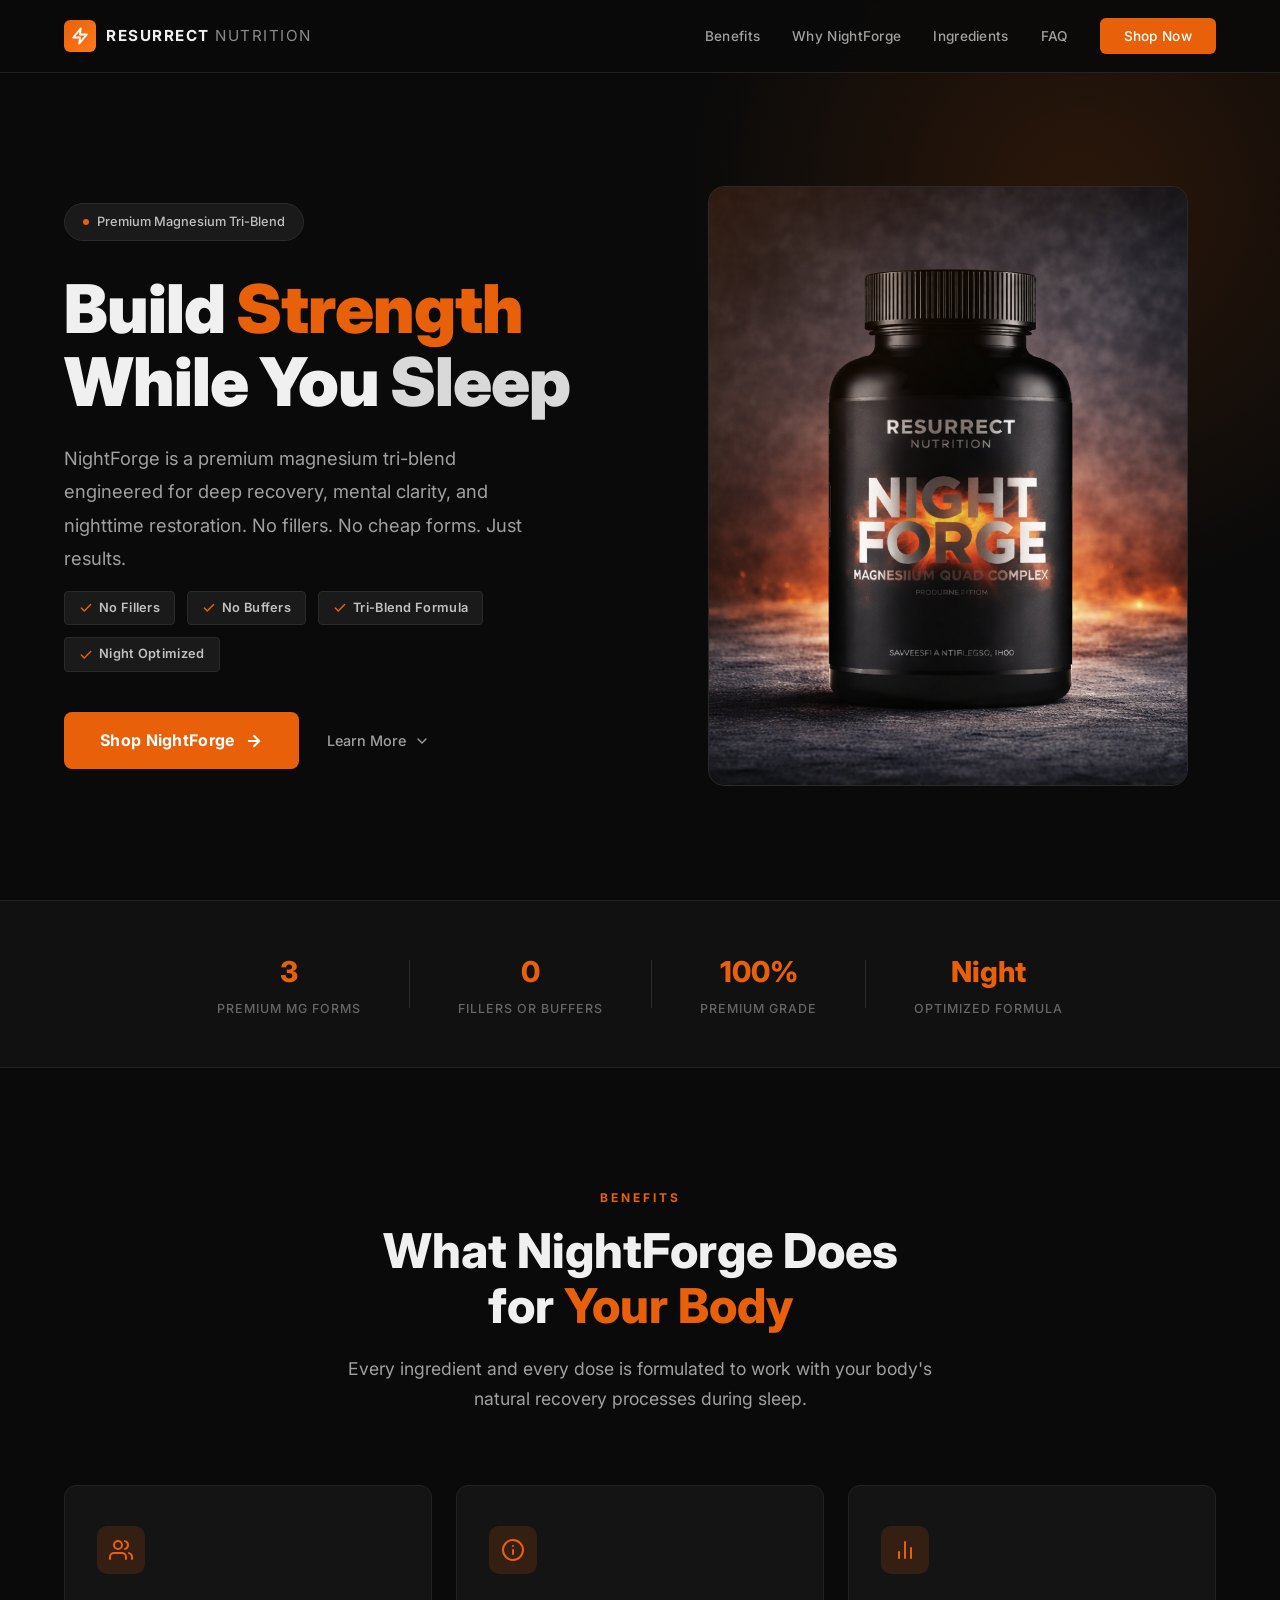
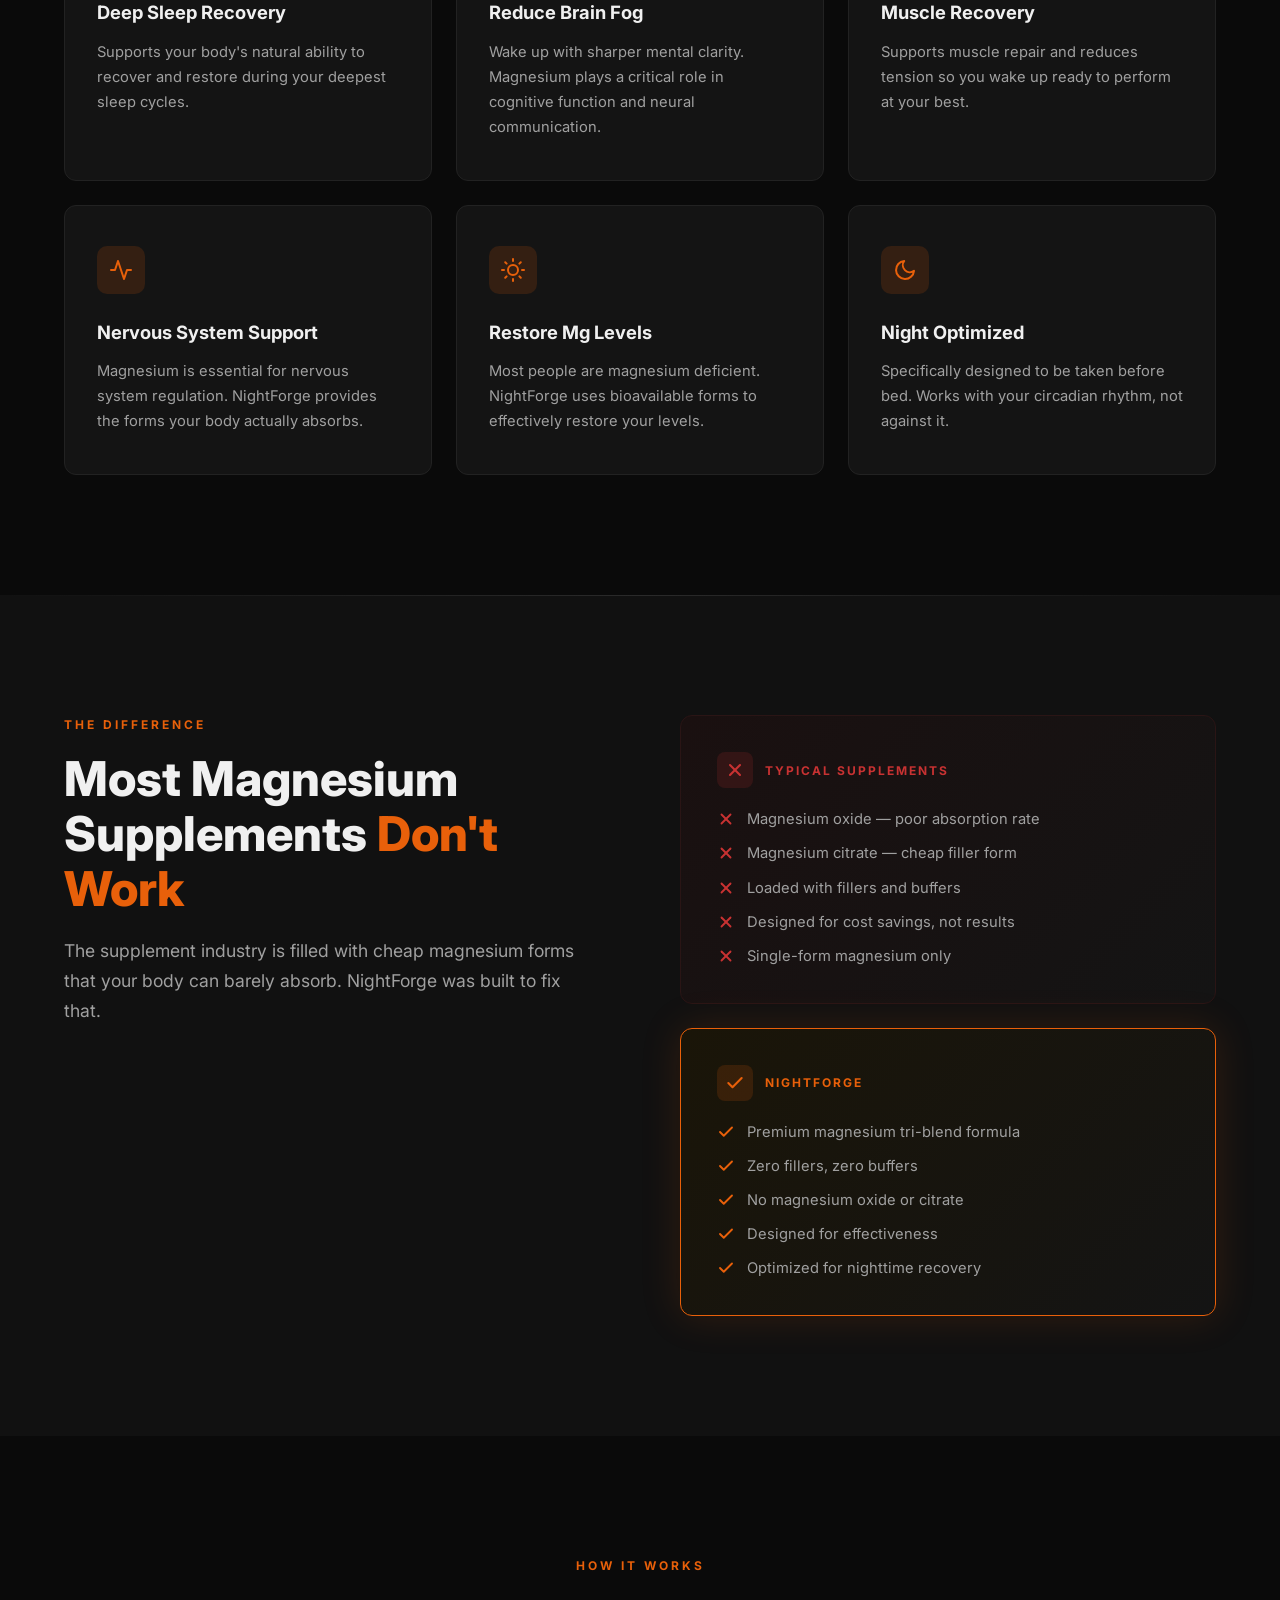
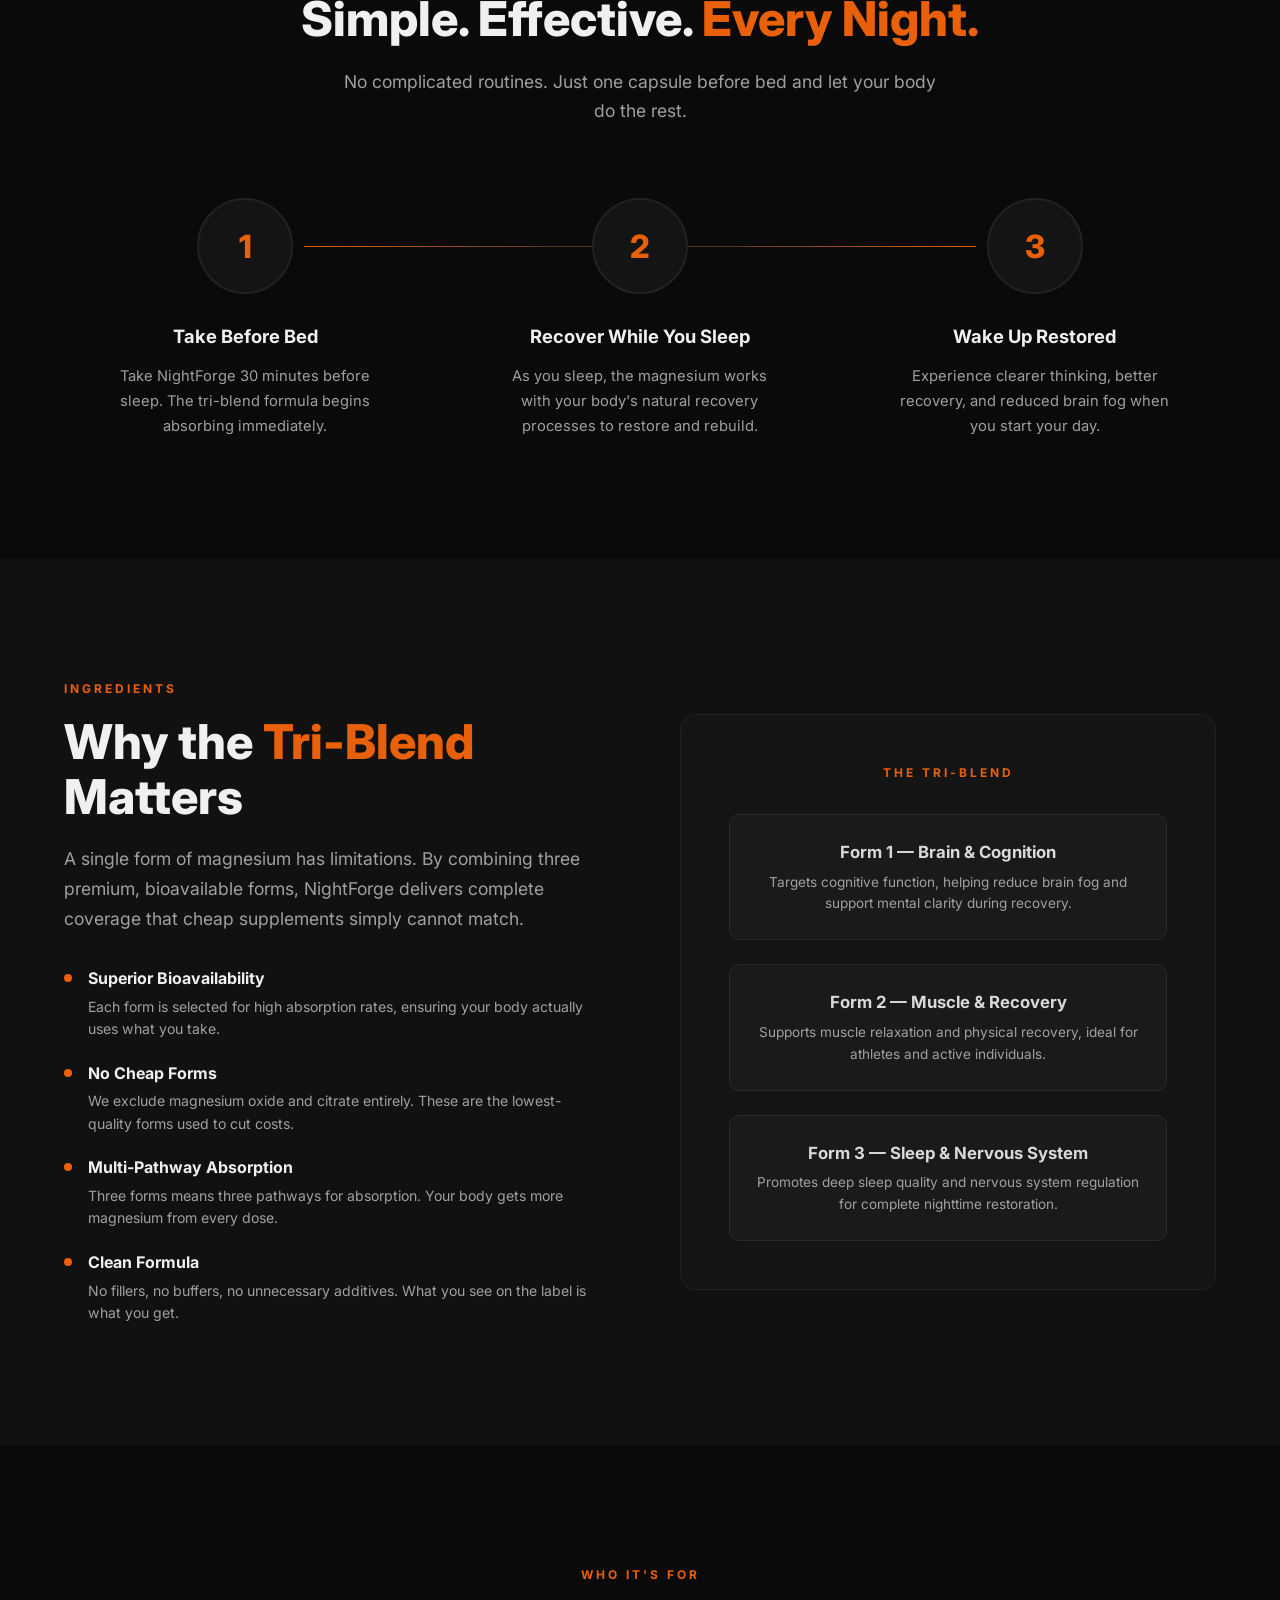
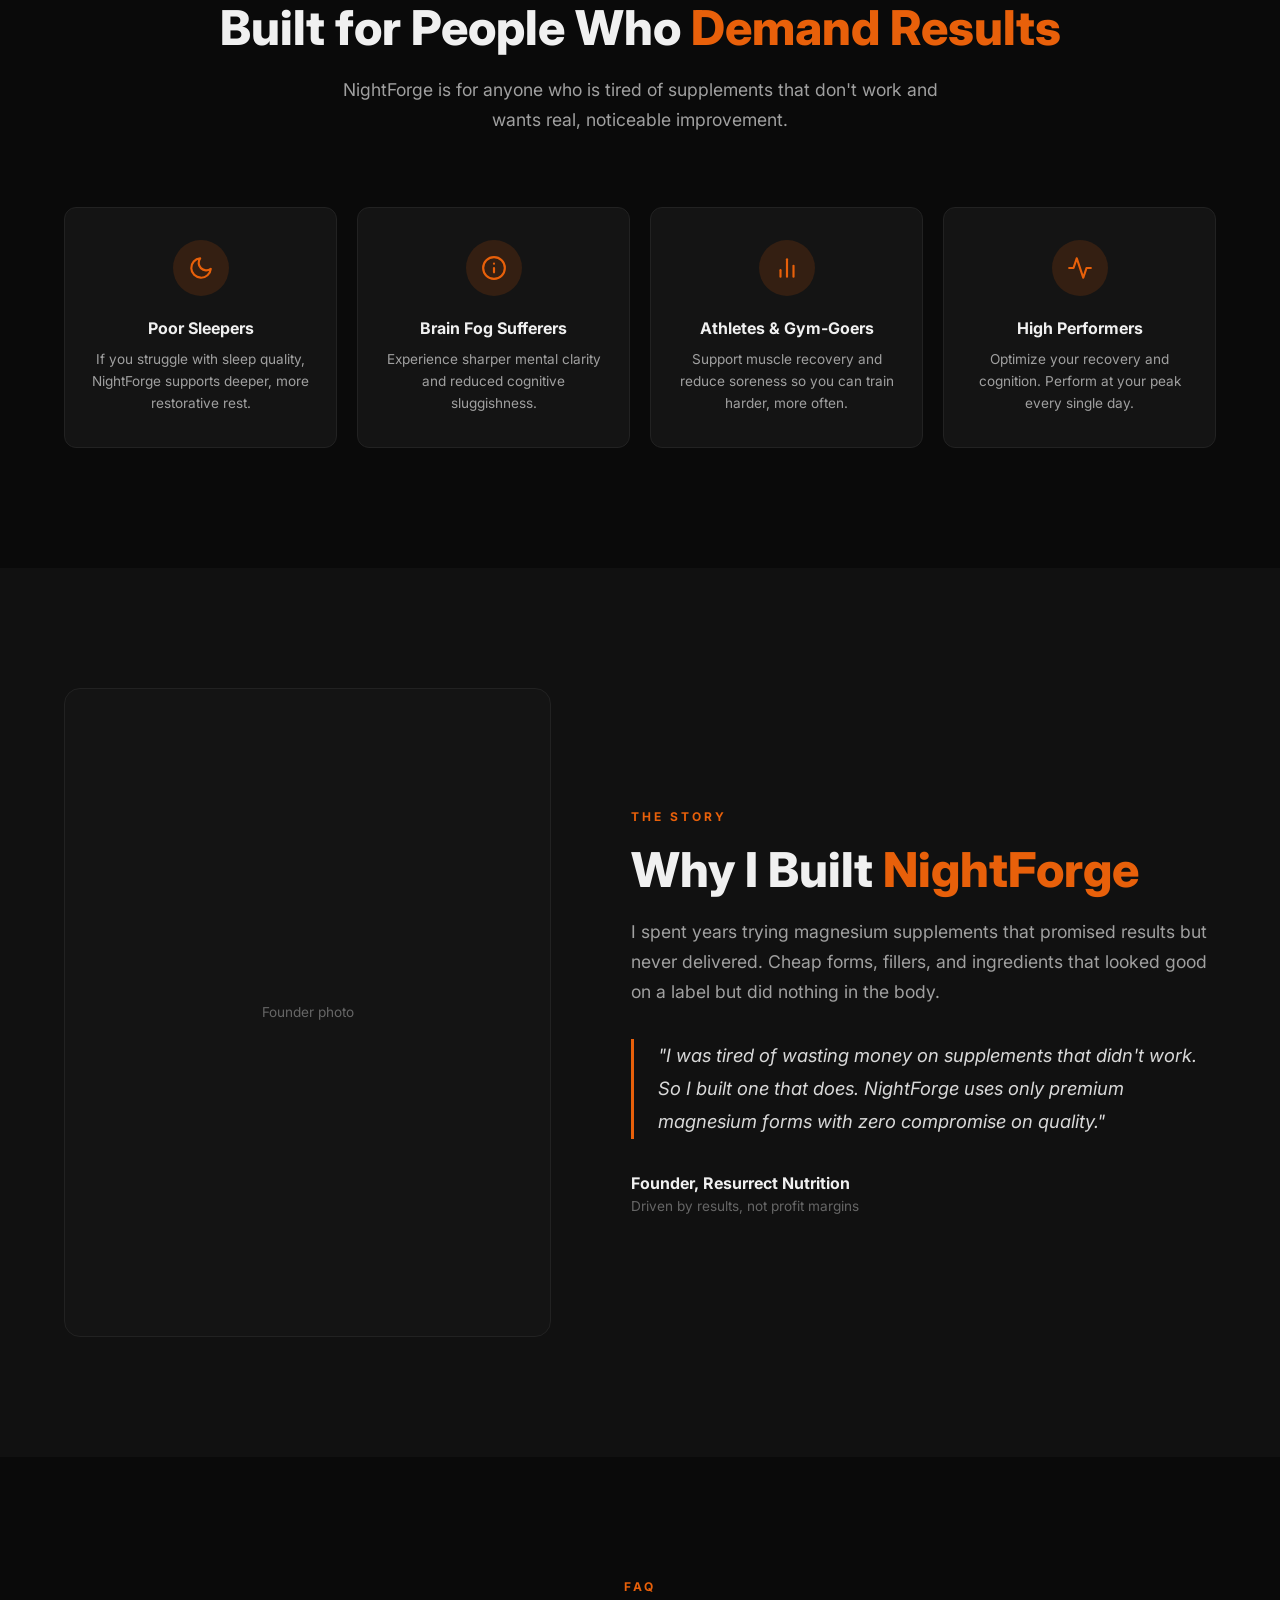
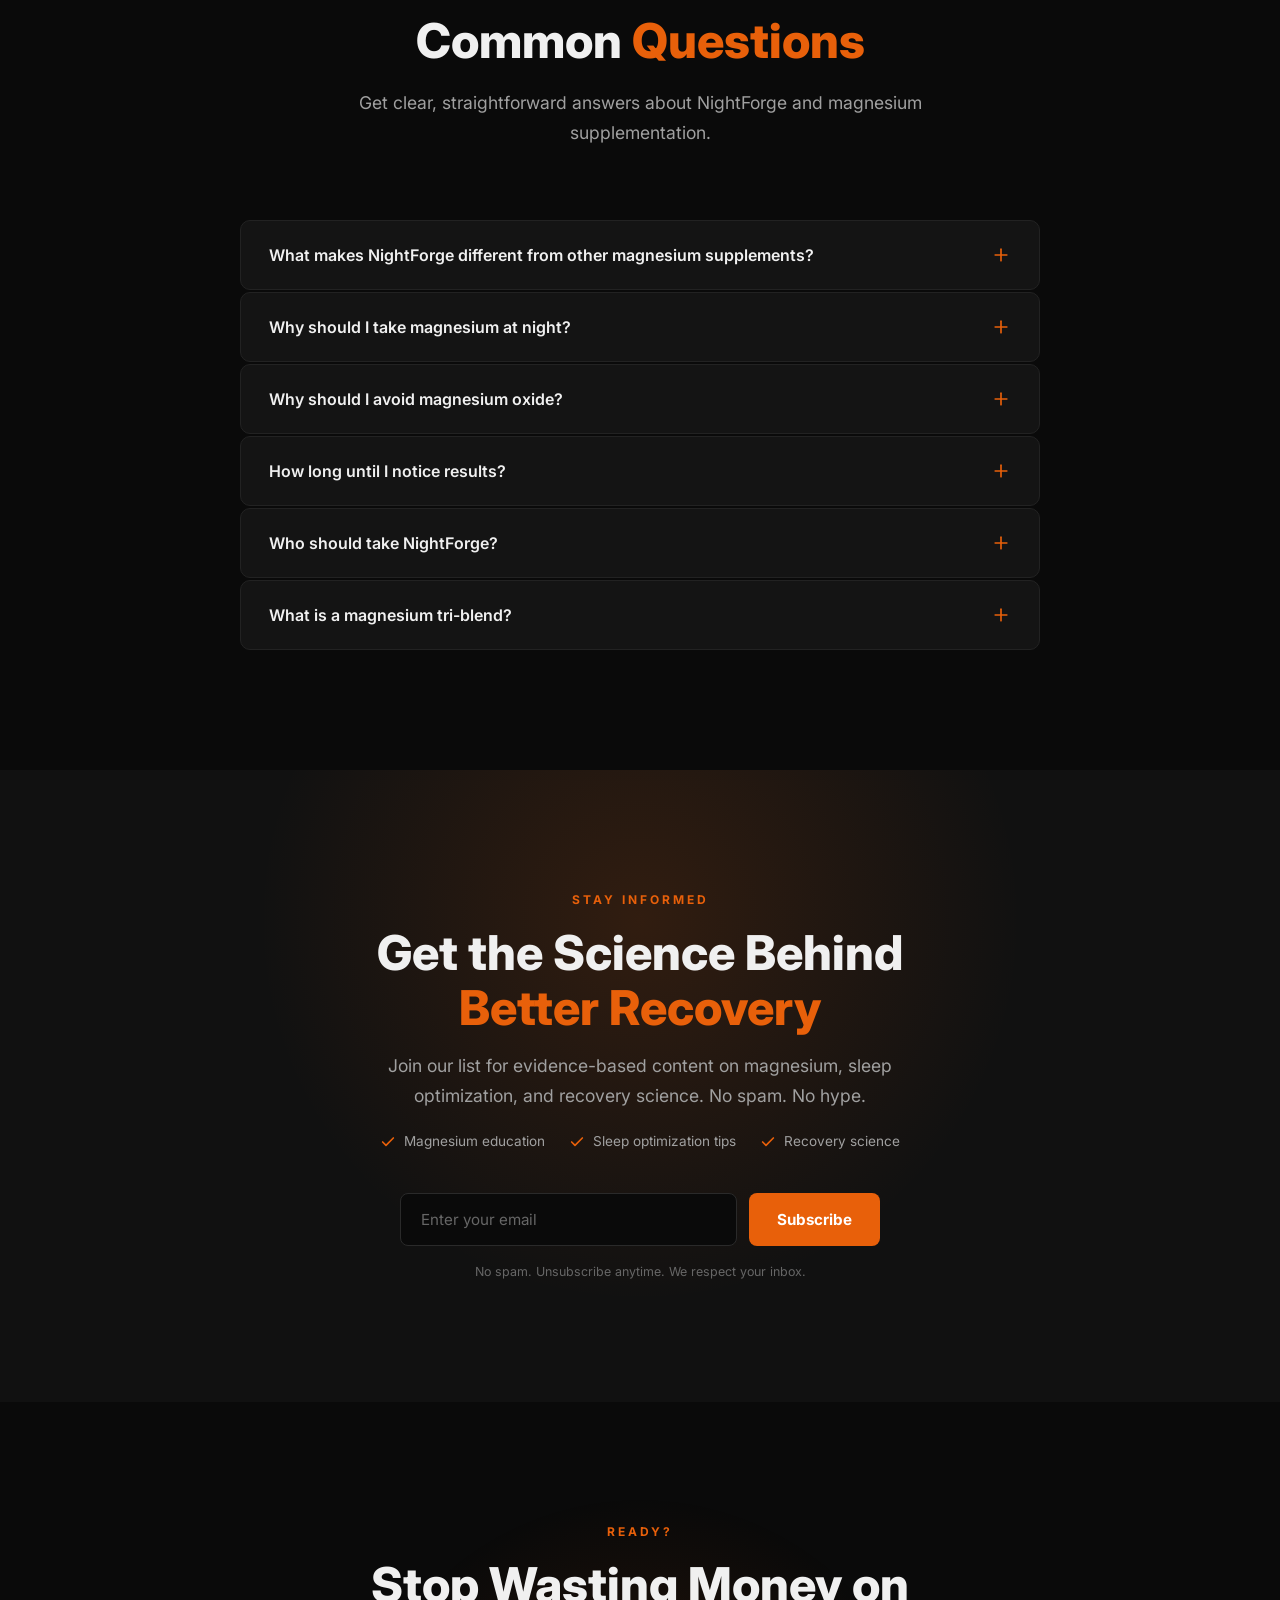
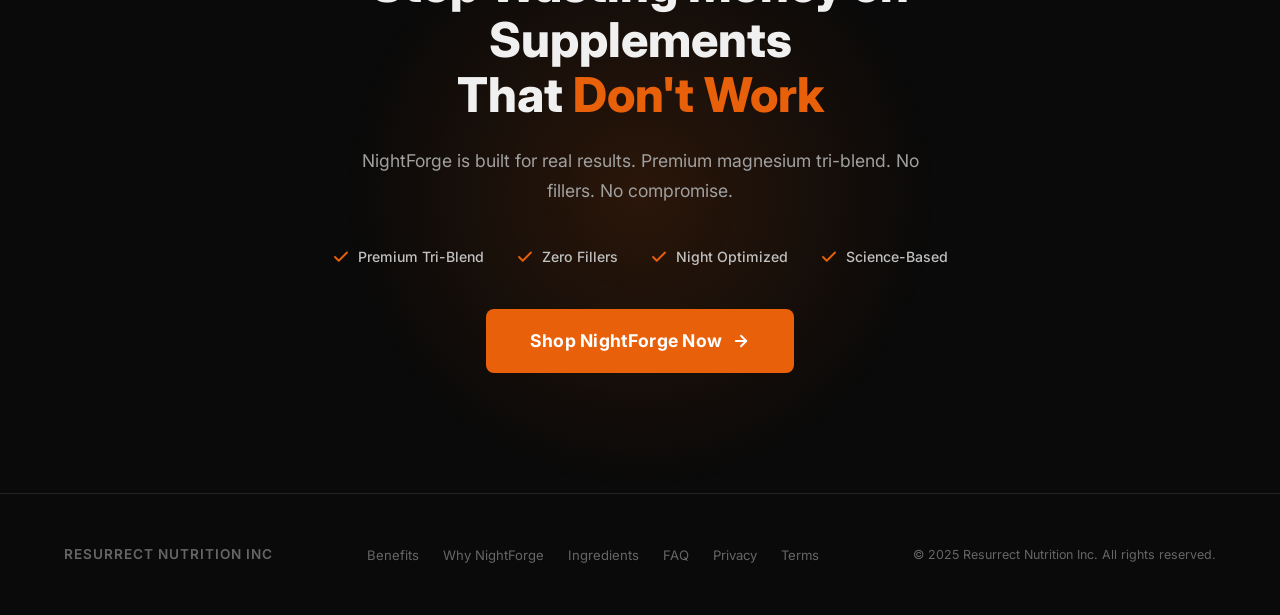
<file: index.html>
<!DOCTYPE html>
<html lang="en">
<head>
  <meta charset="UTF-8">
  <meta name="viewport" content="width=device-width, initial-scale=1.0">
  <title>NightForge — Premium Magnesium Tri-Blend | Resurrect Nutrition</title>
  <meta name="description" content="Build strength while you sleep. NightForge is a premium magnesium tri-blend designed for deep recovery, mental clarity, and nighttime restoration. No fillers. No cheap forms.">
  <link rel="preconnect" href="https://fonts.googleapis.com">
  <link rel="preconnect" href="https://fonts.gstatic.com" crossorigin>
  <link href="https://fonts.googleapis.com/css2?family=Inter:wght@300;400;500;600;700;800;900&display=swap" rel="stylesheet">
  <style>
    /* ===== RESET & BASE ===== */
    *, *::before, *::after {
      margin: 0;
      padding: 0;
      box-sizing: border-box;
    }

    :root {
      --bg-primary: #0a0a0a;
      --bg-secondary: #111111;
      --bg-tertiary: #1a1a1a;
      --bg-card: #141414;
      --orange: #e8600a;
      --orange-light: #ff7a1a;
      --orange-glow: rgba(232, 96, 10, 0.15);
      --orange-glow-strong: rgba(232, 96, 10, 0.3);
      --silver: #c0c0c0;
      --silver-light: #d9d9d9;
      --silver-dark: #8a8a8a;
      --text-primary: #f0f0f0;
      --text-secondary: #a0a0a0;
      --text-muted: #666666;
      --border: #222222;
      --border-light: #2a2a2a;
    }

    html {
      scroll-behavior: smooth;
      font-size: 16px;
    }

    body {
      font-family: 'Inter', -apple-system, BlinkMacSystemFont, sans-serif;
      background-color: var(--bg-primary);
      color: var(--text-primary);
      line-height: 1.6;
      overflow-x: hidden;
      -webkit-font-smoothing: antialiased;
    }

    a {
      text-decoration: none;
      color: inherit;
    }

    img {
      max-width: 100%;
      display: block;
    }

    /* ===== UTILITY ===== */
    .container {
      max-width: 1200px;
      margin: 0 auto;
      padding: 0 24px;
    }

    .section-label {
      font-size: 0.75rem;
      font-weight: 700;
      letter-spacing: 3px;
      text-transform: uppercase;
      color: var(--orange);
      margin-bottom: 16px;
    }

    .section-title {
      font-size: clamp(2rem, 4vw, 3rem);
      font-weight: 800;
      line-height: 1.15;
      margin-bottom: 20px;
    }

    .section-subtitle {
      font-size: 1.1rem;
      color: var(--text-secondary);
      max-width: 600px;
      line-height: 1.7;
    }

    .highlight {
      color: var(--orange);
    }

    .silver {
      color: var(--silver-light);
    }

    /* ===== NAVIGATION ===== */
    .nav {
      position: fixed;
      top: 0;
      left: 0;
      right: 0;
      z-index: 1000;
      background: rgba(10, 10, 10, 0.85);
      backdrop-filter: blur(20px);
      -webkit-backdrop-filter: blur(20px);
      border-bottom: 1px solid var(--border);
    }

    .nav-inner {
      display: flex;
      align-items: center;
      justify-content: space-between;
      height: 72px;
      max-width: 1200px;
      margin: 0 auto;
      padding: 0 24px;
    }

    .nav-brand {
      display: flex;
      align-items: center;
      gap: 10px;
    }

    .nav-brand-icon {
      width: 32px;
      height: 32px;
      background: linear-gradient(135deg, var(--orange), var(--orange-light));
      border-radius: 6px;
      display: flex;
      align-items: center;
      justify-content: center;
    }

    .nav-brand-icon svg {
      width: 18px;
      height: 18px;
    }

    .nav-brand-text {
      font-size: 0.95rem;
      font-weight: 700;
      letter-spacing: 1.5px;
      text-transform: uppercase;
    }

    .nav-brand-text span {
      color: var(--silver-dark);
      font-weight: 400;
    }

    .nav-links {
      display: flex;
      align-items: center;
      gap: 32px;
      list-style: none;
    }

    .nav-links a {
      font-size: 0.85rem;
      font-weight: 500;
      color: var(--text-secondary);
      transition: color 0.2s;
      letter-spacing: 0.3px;
    }

    .nav-links a:hover {
      color: var(--text-primary);
    }

    .nav-cta {
      background: var(--orange);
      color: #fff !important;
      padding: 10px 24px;
      border-radius: 6px;
      font-weight: 600;
      font-size: 0.85rem;
      transition: background 0.2s, transform 0.2s;
    }

    .nav-cta:hover {
      background: var(--orange-light);
      transform: translateY(-1px);
    }

    .nav-mobile-toggle {
      display: none;
      background: none;
      border: none;
      cursor: pointer;
      padding: 8px;
    }

    .nav-mobile-toggle span {
      display: block;
      width: 22px;
      height: 2px;
      background: var(--text-primary);
      margin: 5px 0;
      transition: 0.3s;
    }

    /* ===== HERO ===== */
    .hero {
      min-height: 100vh;
      display: flex;
      align-items: center;
      padding-top: 72px;
      position: relative;
      overflow: hidden;
    }

    .hero::before {
      content: '';
      position: absolute;
      top: -200px;
      right: -200px;
      width: 800px;
      height: 800px;
      background: radial-gradient(circle, var(--orange-glow) 0%, transparent 70%);
      pointer-events: none;
    }

    .hero::after {
      content: '';
      position: absolute;
      bottom: 0;
      left: 0;
      right: 0;
      height: 200px;
      background: linear-gradient(to top, var(--bg-primary), transparent);
      pointer-events: none;
    }

    .hero-inner {
      display: grid;
      grid-template-columns: 1fr 1fr;
      gap: 80px;
      align-items: center;
      width: 100%;
    }

    .hero-content {
      position: relative;
      z-index: 2;
    }

    .hero-badge {
      display: inline-flex;
      align-items: center;
      gap: 8px;
      background: var(--bg-tertiary);
      border: 1px solid var(--border-light);
      border-radius: 100px;
      padding: 8px 18px;
      font-size: 0.8rem;
      font-weight: 500;
      color: var(--silver);
      margin-bottom: 32px;
    }

    .hero-badge-dot {
      width: 6px;
      height: 6px;
      background: var(--orange);
      border-radius: 50%;
      animation: pulse 2s infinite;
    }

    @keyframes pulse {
      0%, 100% { opacity: 1; }
      50% { opacity: 0.4; }
    }

    .hero-title {
      font-size: clamp(2.8rem, 5.5vw, 4.2rem);
      font-weight: 900;
      line-height: 1.08;
      margin-bottom: 24px;
      letter-spacing: -1px;
    }

    .hero-subtitle {
      font-size: 1.15rem;
      color: var(--text-secondary);
      line-height: 1.8;
      margin-bottom: 16px;
      max-width: 480px;
    }

    .hero-features {
      display: flex;
      flex-wrap: wrap;
      gap: 12px;
      margin-bottom: 40px;
    }

    .hero-feature-tag {
      display: flex;
      align-items: center;
      gap: 6px;
      font-size: 0.8rem;
      font-weight: 600;
      color: var(--silver);
      background: var(--bg-tertiary);
      border: 1px solid var(--border-light);
      padding: 6px 14px;
      border-radius: 4px;
      letter-spacing: 0.3px;
    }

    .hero-feature-tag svg {
      width: 14px;
      height: 14px;
      color: var(--orange);
    }

    .hero-actions {
      display: flex;
      align-items: center;
      gap: 20px;
    }

    .btn-primary {
      display: inline-flex;
      align-items: center;
      gap: 10px;
      background: var(--orange);
      color: #fff;
      padding: 16px 36px;
      border-radius: 8px;
      font-size: 1rem;
      font-weight: 700;
      border: none;
      cursor: pointer;
      transition: all 0.25s;
      letter-spacing: 0.3px;
    }

    .btn-primary:hover {
      background: var(--orange-light);
      transform: translateY(-2px);
      box-shadow: 0 8px 30px rgba(232, 96, 10, 0.3);
    }

    .btn-primary svg {
      width: 18px;
      height: 18px;
    }

    .btn-secondary {
      display: inline-flex;
      align-items: center;
      gap: 8px;
      color: var(--text-secondary);
      font-size: 0.9rem;
      font-weight: 500;
      padding: 16px 8px;
      transition: color 0.2s;
    }

    .btn-secondary:hover {
      color: var(--text-primary);
    }

    .hero-image {
      position: relative;
      z-index: 2;
      display: flex;
      align-items: center;
      justify-content: center;
    }

    .hero-image-placeholder {
      width: 100%;
      aspect-ratio: 4/5;
      max-width: 480px;
      background: var(--bg-secondary);
      border: 1px solid var(--border-light);
      border-radius: 16px;
      display: flex;
      flex-direction: column;
      align-items: center;
      justify-content: center;
      gap: 16px;
      position: relative;
      overflow: hidden;
    }

    .hero-image-placeholder::before {
      content: '';
      position: absolute;
      inset: 0;
      background: linear-gradient(135deg, var(--orange-glow) 0%, transparent 50%);
      pointer-events: none;
    }

    .hero-image-placeholder svg {
      width: 64px;
      height: 64px;
      color: var(--text-muted);
    }

    .hero-image-placeholder p {
      color: var(--text-muted);
      font-size: 0.85rem;
      font-weight: 500;
    }

    .hero-image-placeholder img {
      width: 100%;
      height: 100%;
      object-fit: cover;
      border-radius: 16px;
    }

    /* ===== SOCIAL PROOF BAR ===== */
    .proof-bar {
      padding: 48px 0;
      border-top: 1px solid var(--border);
      border-bottom: 1px solid var(--border);
      background: var(--bg-secondary);
    }

    .proof-bar-inner {
      display: flex;
      align-items: center;
      justify-content: center;
      gap: 48px;
      flex-wrap: wrap;
    }

    .proof-item {
      text-align: center;
    }

    .proof-item-value {
      font-size: 1.8rem;
      font-weight: 800;
      color: var(--orange);
      margin-bottom: 4px;
    }

    .proof-item-label {
      font-size: 0.78rem;
      color: var(--text-muted);
      font-weight: 500;
      letter-spacing: 1px;
      text-transform: uppercase;
    }

    .proof-divider {
      width: 1px;
      height: 48px;
      background: var(--border-light);
    }

    /* ===== BENEFITS ===== */
    .benefits {
      padding: 120px 0;
    }

    .benefits-header {
      text-align: center;
      margin-bottom: 72px;
    }

    .benefits-header .section-subtitle {
      margin: 0 auto;
    }

    .benefits-grid {
      display: grid;
      grid-template-columns: repeat(3, 1fr);
      gap: 24px;
    }

    .benefit-card {
      background: var(--bg-card);
      border: 1px solid var(--border);
      border-radius: 12px;
      padding: 40px 32px;
      transition: all 0.3s;
      position: relative;
      overflow: hidden;
    }

    .benefit-card::before {
      content: '';
      position: absolute;
      top: 0;
      left: 0;
      right: 0;
      height: 2px;
      background: linear-gradient(90deg, transparent, var(--orange), transparent);
      opacity: 0;
      transition: opacity 0.3s;
    }

    .benefit-card:hover {
      border-color: var(--border-light);
      transform: translateY(-4px);
    }

    .benefit-card:hover::before {
      opacity: 1;
    }

    .benefit-icon {
      width: 48px;
      height: 48px;
      background: var(--orange-glow);
      border-radius: 10px;
      display: flex;
      align-items: center;
      justify-content: center;
      margin-bottom: 24px;
    }

    .benefit-icon svg {
      width: 24px;
      height: 24px;
      color: var(--orange);
    }

    .benefit-title {
      font-size: 1.15rem;
      font-weight: 700;
      margin-bottom: 12px;
    }

    .benefit-desc {
      font-size: 0.92rem;
      color: var(--text-secondary);
      line-height: 1.7;
    }

    /* ===== WHY DIFFERENT ===== */
    .difference {
      padding: 120px 0;
      background: var(--bg-secondary);
      position: relative;
    }

    .difference::before {
      content: '';
      position: absolute;
      top: 0;
      left: 0;
      right: 0;
      height: 1px;
      background: linear-gradient(90deg, transparent, var(--border-light), transparent);
    }

    .difference-inner {
      display: grid;
      grid-template-columns: 1fr 1fr;
      gap: 80px;
      align-items: start;
    }

    .difference-content {
      position: sticky;
      top: 120px;
    }

    .comparison-cards {
      display: flex;
      flex-direction: column;
      gap: 24px;
    }

    .comparison-card {
      border-radius: 12px;
      padding: 36px;
      border: 1px solid var(--border);
    }

    .comparison-card--bad {
      background: linear-gradient(135deg, #1a1010, var(--bg-card));
      border-color: #2a1515;
    }

    .comparison-card--good {
      background: linear-gradient(135deg, #1a1508, var(--bg-card));
      border-color: var(--orange);
      box-shadow: 0 0 40px var(--orange-glow);
    }

    .comparison-card-header {
      display: flex;
      align-items: center;
      gap: 12px;
      margin-bottom: 20px;
    }

    .comparison-card-icon {
      width: 36px;
      height: 36px;
      border-radius: 8px;
      display: flex;
      align-items: center;
      justify-content: center;
    }

    .comparison-card--bad .comparison-card-icon {
      background: rgba(200, 50, 50, 0.15);
    }

    .comparison-card--bad .comparison-card-icon svg {
      color: #c83232;
      width: 20px;
      height: 20px;
    }

    .comparison-card--good .comparison-card-icon {
      background: var(--orange-glow);
    }

    .comparison-card--good .comparison-card-icon svg {
      color: var(--orange);
      width: 20px;
      height: 20px;
    }

    .comparison-card-label {
      font-size: 0.75rem;
      font-weight: 700;
      letter-spacing: 2px;
      text-transform: uppercase;
    }

    .comparison-card--bad .comparison-card-label {
      color: #c83232;
    }

    .comparison-card--good .comparison-card-label {
      color: var(--orange);
    }

    .comparison-list {
      list-style: none;
      display: flex;
      flex-direction: column;
      gap: 12px;
    }

    .comparison-list li {
      display: flex;
      align-items: flex-start;
      gap: 12px;
      font-size: 0.92rem;
      color: var(--text-secondary);
      line-height: 1.5;
    }

    .comparison-list li svg {
      width: 18px;
      height: 18px;
      flex-shrink: 0;
      margin-top: 2px;
    }

    .comparison-card--bad .comparison-list li svg {
      color: #c83232;
    }

    .comparison-card--good .comparison-list li svg {
      color: var(--orange);
    }

    /* ===== HOW IT WORKS ===== */
    .how-it-works {
      padding: 120px 0;
    }

    .how-header {
      text-align: center;
      margin-bottom: 72px;
    }

    .how-header .section-subtitle {
      margin: 0 auto;
    }

    .steps {
      display: grid;
      grid-template-columns: repeat(3, 1fr);
      gap: 32px;
      position: relative;
    }

    .steps::before {
      content: '';
      position: absolute;
      top: 48px;
      left: calc(16.66% + 48px);
      right: calc(16.66% + 48px);
      height: 1px;
      background: linear-gradient(90deg, var(--orange), var(--border-light), var(--orange));
    }

    .step {
      text-align: center;
      position: relative;
    }

    .step-number {
      width: 96px;
      height: 96px;
      border-radius: 50%;
      background: var(--bg-card);
      border: 2px solid var(--border);
      display: flex;
      align-items: center;
      justify-content: center;
      margin: 0 auto 28px;
      position: relative;
      z-index: 2;
    }

    .step-number span {
      font-size: 2rem;
      font-weight: 800;
      color: var(--orange);
    }

    .step-title {
      font-size: 1.15rem;
      font-weight: 700;
      margin-bottom: 12px;
    }

    .step-desc {
      font-size: 0.92rem;
      color: var(--text-secondary);
      line-height: 1.7;
      max-width: 280px;
      margin: 0 auto;
    }

    /* ===== INGREDIENTS ===== */
    .ingredients {
      padding: 120px 0;
      background: var(--bg-secondary);
    }

    .ingredients-inner {
      display: grid;
      grid-template-columns: 1fr 1fr;
      gap: 80px;
      align-items: center;
    }

    .ingredients-content .section-subtitle {
      margin-bottom: 32px;
    }

    .ingredient-list {
      display: flex;
      flex-direction: column;
      gap: 20px;
    }

    .ingredient-item {
      display: flex;
      gap: 16px;
      align-items: flex-start;
    }

    .ingredient-marker {
      width: 8px;
      height: 8px;
      background: var(--orange);
      border-radius: 50%;
      margin-top: 8px;
      flex-shrink: 0;
    }

    .ingredient-item h4 {
      font-size: 1rem;
      font-weight: 700;
      margin-bottom: 4px;
    }

    .ingredient-item p {
      font-size: 0.88rem;
      color: var(--text-secondary);
      line-height: 1.6;
    }

    .ingredients-visual {
      background: var(--bg-card);
      border: 1px solid var(--border);
      border-radius: 16px;
      padding: 48px;
      text-align: center;
    }

    .tri-blend-label {
      font-size: 0.75rem;
      font-weight: 700;
      letter-spacing: 3px;
      text-transform: uppercase;
      color: var(--orange);
      margin-bottom: 32px;
    }

    .tri-blend-forms {
      display: flex;
      flex-direction: column;
      gap: 24px;
    }

    .tri-blend-form {
      background: var(--bg-tertiary);
      border: 1px solid var(--border-light);
      border-radius: 10px;
      padding: 24px;
    }

    .tri-blend-form h4 {
      font-size: 1.05rem;
      font-weight: 700;
      margin-bottom: 6px;
      color: var(--silver-light);
    }

    .tri-blend-form p {
      font-size: 0.85rem;
      color: var(--text-secondary);
      line-height: 1.6;
    }

    /* ===== WHO IT'S FOR ===== */
    .who {
      padding: 120px 0;
    }

    .who-header {
      text-align: center;
      margin-bottom: 72px;
    }

    .who-header .section-subtitle {
      margin: 0 auto;
    }

    .who-grid {
      display: grid;
      grid-template-columns: repeat(4, 1fr);
      gap: 20px;
    }

    .who-card {
      background: var(--bg-card);
      border: 1px solid var(--border);
      border-radius: 12px;
      padding: 32px 24px;
      text-align: center;
      transition: all 0.3s;
    }

    .who-card:hover {
      border-color: var(--border-light);
      transform: translateY(-4px);
    }

    .who-card-icon {
      width: 56px;
      height: 56px;
      background: var(--orange-glow);
      border-radius: 50%;
      display: flex;
      align-items: center;
      justify-content: center;
      margin: 0 auto 20px;
    }

    .who-card-icon svg {
      width: 26px;
      height: 26px;
      color: var(--orange);
    }

    .who-card h4 {
      font-size: 1rem;
      font-weight: 700;
      margin-bottom: 8px;
    }

    .who-card p {
      font-size: 0.85rem;
      color: var(--text-secondary);
      line-height: 1.6;
    }

    /* ===== FOUNDER ===== */
    .founder {
      padding: 120px 0;
      background: var(--bg-secondary);
    }

    .founder-inner {
      display: grid;
      grid-template-columns: 1fr 1.2fr;
      gap: 80px;
      align-items: center;
    }

    .founder-image-wrapper {
      background: var(--bg-card);
      border: 1px solid var(--border);
      border-radius: 16px;
      aspect-ratio: 3/4;
      display: flex;
      align-items: center;
      justify-content: center;
      overflow: hidden;
    }

    .founder-image-wrapper p {
      color: var(--text-muted);
      font-size: 0.85rem;
    }

    .founder-content .section-subtitle {
      margin-bottom: 24px;
    }

    .founder-quote {
      font-size: 1.15rem;
      font-style: italic;
      color: var(--silver-light);
      border-left: 3px solid var(--orange);
      padding-left: 24px;
      margin: 32px 0;
      line-height: 1.8;
    }

    .founder-name {
      font-weight: 700;
      font-size: 1rem;
    }

    .founder-title {
      color: var(--text-muted);
      font-size: 0.85rem;
    }

    /* ===== FAQ ===== */
    .faq {
      padding: 120px 0;
    }

    .faq-header {
      text-align: center;
      margin-bottom: 72px;
    }

    .faq-header .section-subtitle {
      margin: 0 auto;
    }

    .faq-list {
      max-width: 800px;
      margin: 0 auto;
      display: flex;
      flex-direction: column;
      gap: 2px;
    }

    .faq-item {
      background: var(--bg-card);
      border: 1px solid var(--border);
      border-radius: 10px;
      overflow: hidden;
    }

    .faq-question {
      width: 100%;
      background: none;
      border: none;
      color: var(--text-primary);
      font-size: 1rem;
      font-weight: 600;
      text-align: left;
      padding: 24px 28px;
      cursor: pointer;
      display: flex;
      align-items: center;
      justify-content: space-between;
      gap: 16px;
      font-family: inherit;
      transition: background 0.2s;
    }

    .faq-question:hover {
      background: var(--bg-tertiary);
    }

    .faq-question svg {
      width: 20px;
      height: 20px;
      color: var(--orange);
      flex-shrink: 0;
      transition: transform 0.3s;
    }

    .faq-item.active .faq-question svg {
      transform: rotate(45deg);
    }

    .faq-answer {
      max-height: 0;
      overflow: hidden;
      transition: max-height 0.3s ease;
    }

    .faq-answer-inner {
      padding: 0 28px 24px;
      font-size: 0.92rem;
      color: var(--text-secondary);
      line-height: 1.8;
    }

    /* ===== EMAIL SIGNUP ===== */
    .signup {
      padding: 120px 0;
      background: var(--bg-secondary);
      position: relative;
      overflow: hidden;
    }

    .signup::before {
      content: '';
      position: absolute;
      top: -300px;
      left: 50%;
      transform: translateX(-50%);
      width: 900px;
      height: 900px;
      background: radial-gradient(circle, var(--orange-glow) 0%, transparent 60%);
      pointer-events: none;
    }

    .signup-inner {
      max-width: 620px;
      margin: 0 auto;
      text-align: center;
      position: relative;
      z-index: 2;
    }

    .signup-inner .section-title {
      margin-bottom: 16px;
    }

    .signup-inner .section-subtitle {
      margin: 0 auto 20px;
    }

    .signup-perks {
      display: flex;
      justify-content: center;
      gap: 24px;
      margin-bottom: 40px;
      flex-wrap: wrap;
    }

    .signup-perk {
      display: flex;
      align-items: center;
      gap: 8px;
      font-size: 0.85rem;
      color: var(--text-secondary);
    }

    .signup-perk svg {
      width: 16px;
      height: 16px;
      color: var(--orange);
    }

    .signup-form {
      display: flex;
      gap: 12px;
      max-width: 480px;
      margin: 0 auto;
    }

    .signup-form input {
      flex: 1;
      background: var(--bg-primary);
      border: 1px solid var(--border-light);
      border-radius: 8px;
      padding: 16px 20px;
      font-size: 0.95rem;
      color: var(--text-primary);
      font-family: inherit;
      outline: none;
      transition: border-color 0.2s;
    }

    .signup-form input::placeholder {
      color: var(--text-muted);
    }

    .signup-form input:focus {
      border-color: var(--orange);
    }

    .signup-form button {
      background: var(--orange);
      color: #fff;
      border: none;
      border-radius: 8px;
      padding: 16px 28px;
      font-size: 0.95rem;
      font-weight: 700;
      cursor: pointer;
      font-family: inherit;
      white-space: nowrap;
      transition: background 0.2s, transform 0.2s;
    }

    .signup-form button:hover {
      background: var(--orange-light);
      transform: translateY(-1px);
    }

    .signup-disclaimer {
      font-size: 0.78rem;
      color: var(--text-muted);
      margin-top: 16px;
    }

    /* ===== FINAL CTA ===== */
    .final-cta {
      padding: 120px 0;
      text-align: center;
      position: relative;
    }

    .final-cta::before {
      content: '';
      position: absolute;
      bottom: 0;
      left: 50%;
      transform: translateX(-50%);
      width: 600px;
      height: 600px;
      background: radial-gradient(circle, var(--orange-glow) 0%, transparent 70%);
      pointer-events: none;
    }

    .final-cta-inner {
      position: relative;
      z-index: 2;
    }

    .final-cta .section-title {
      max-width: 700px;
      margin: 0 auto 24px;
    }

    .final-cta .section-subtitle {
      margin: 0 auto 40px;
    }

    .final-cta-features {
      display: flex;
      justify-content: center;
      gap: 32px;
      margin-bottom: 40px;
      flex-wrap: wrap;
    }

    .final-cta-feature {
      display: flex;
      align-items: center;
      gap: 8px;
      font-size: 0.88rem;
      color: var(--silver);
      font-weight: 500;
    }

    .final-cta-feature svg {
      width: 18px;
      height: 18px;
      color: var(--orange);
    }

    /* ===== FOOTER ===== */
    .footer {
      padding: 48px 0;
      border-top: 1px solid var(--border);
      background: var(--bg-primary);
    }

    .footer-inner {
      display: flex;
      align-items: center;
      justify-content: space-between;
      flex-wrap: wrap;
      gap: 24px;
    }

    .footer-brand {
      font-size: 0.85rem;
      font-weight: 600;
      letter-spacing: 1px;
      text-transform: uppercase;
      color: var(--text-muted);
    }

    .footer-links {
      display: flex;
      gap: 24px;
      list-style: none;
    }

    .footer-links a {
      font-size: 0.82rem;
      color: var(--text-muted);
      transition: color 0.2s;
    }

    .footer-links a:hover {
      color: var(--text-secondary);
    }

    .footer-copy {
      font-size: 0.78rem;
      color: var(--text-muted);
    }

    /* ===== RESPONSIVE ===== */
    @media (max-width: 1024px) {
      .hero-inner {
        grid-template-columns: 1fr;
        gap: 48px;
        text-align: center;
      }

      .hero-subtitle {
        margin: 0 auto 16px;
      }

      .hero-features {
        justify-content: center;
      }

      .hero-actions {
        justify-content: center;
      }

      .hero-image-placeholder {
        max-width: 360px;
        margin: 0 auto;
      }

      .benefits-grid {
        grid-template-columns: repeat(2, 1fr);
      }

      .difference-inner {
        grid-template-columns: 1fr;
        gap: 48px;
      }

      .difference-content {
        position: static;
        text-align: center;
      }

      .difference-content .section-subtitle {
        margin: 0 auto;
      }

      .ingredients-inner {
        grid-template-columns: 1fr;
        gap: 48px;
      }

      .who-grid {
        grid-template-columns: repeat(2, 1fr);
      }

      .founder-inner {
        grid-template-columns: 1fr;
        gap: 48px;
      }

      .founder-image-wrapper {
        max-width: 400px;
        margin: 0 auto;
      }
    }

    @media (max-width: 768px) {
      .nav-links {
        display: none;
      }

      .nav-mobile-toggle {
        display: block;
      }

      .hero {
        min-height: auto;
        padding: 120px 0 80px;
      }

      .benefits-grid {
        grid-template-columns: 1fr;
      }

      .steps {
        grid-template-columns: 1fr;
        gap: 48px;
      }

      .steps::before {
        display: none;
      }

      .who-grid {
        grid-template-columns: 1fr;
      }

      .proof-bar-inner {
        gap: 32px;
      }

      .proof-divider {
        display: none;
      }

      .signup-form {
        flex-direction: column;
      }

      .final-cta-features {
        flex-direction: column;
        align-items: center;
        gap: 16px;
      }

      .footer-inner {
        flex-direction: column;
        text-align: center;
      }
    }
  </style>
</head>
<body>

  <!-- NAVIGATION -->
  <nav class="nav">
    <div class="nav-inner">
      <a href="#" class="nav-brand">
        <div class="nav-brand-icon">
          <svg viewBox="0 0 24 24" fill="none" stroke="white" stroke-width="2.5" stroke-linecap="round" stroke-linejoin="round">
            <path d="M13 2L3 14h9l-1 8 10-12h-9l1-8z"/>
          </svg>
        </div>
        <div class="nav-brand-text">Resurrect <span>Nutrition</span></div>
      </a>
      <ul class="nav-links">
        <li><a href="#benefits">Benefits</a></li>
        <li><a href="#difference">Why NightForge</a></li>
        <li><a href="#ingredients">Ingredients</a></li>
        <li><a href="#faq">FAQ</a></li>
        <li><a href="checkout.html" class="nav-cta">Shop Now</a></li>
      </ul>
      <button class="nav-mobile-toggle" aria-label="Menu" onclick="document.querySelector('.nav-links').classList.toggle('nav-links--open')">
        <span></span>
        <span></span>
        <span></span>
      </button>
    </div>
  </nav>

  <!-- HERO -->
  <section class="hero">
    <div class="container">
      <div class="hero-inner">
        <div class="hero-content">
          <div class="hero-badge">
            <span class="hero-badge-dot"></span>
            Premium Magnesium Tri-Blend
          </div>
          <h1 class="hero-title">
            Build <span class="highlight">Strength</span><br>
            While You <span class="silver">Sleep</span>
          </h1>
          <p class="hero-subtitle">
            NightForge is a premium magnesium tri-blend engineered for deep recovery, mental clarity, and nighttime restoration. No fillers. No cheap forms. Just results.
          </p>
          <div class="hero-features">
            <span class="hero-feature-tag">
              <svg viewBox="0 0 24 24" fill="none" stroke="currentColor" stroke-width="2.5" stroke-linecap="round" stroke-linejoin="round"><polyline points="20 6 9 17 4 12"/></svg>
              No Fillers
            </span>
            <span class="hero-feature-tag">
              <svg viewBox="0 0 24 24" fill="none" stroke="currentColor" stroke-width="2.5" stroke-linecap="round" stroke-linejoin="round"><polyline points="20 6 9 17 4 12"/></svg>
              No Buffers
            </span>
            <span class="hero-feature-tag">
              <svg viewBox="0 0 24 24" fill="none" stroke="currentColor" stroke-width="2.5" stroke-linecap="round" stroke-linejoin="round"><polyline points="20 6 9 17 4 12"/></svg>
              Tri-Blend Formula
            </span>
            <span class="hero-feature-tag">
              <svg viewBox="0 0 24 24" fill="none" stroke="currentColor" stroke-width="2.5" stroke-linecap="round" stroke-linejoin="round"><polyline points="20 6 9 17 4 12"/></svg>
              Night Optimized
            </span>
          </div>
          <div class="hero-actions">
            <a href="checkout.html" class="btn-primary">
              Shop NightForge
              <svg viewBox="0 0 24 24" fill="none" stroke="currentColor" stroke-width="2.5" stroke-linecap="round" stroke-linejoin="round"><line x1="5" y1="12" x2="19" y2="12"/><polyline points="12 5 19 12 12 19"/></svg>
            </a>
            <a href="#benefits" class="btn-secondary">
              Learn More
              <svg viewBox="0 0 24 24" fill="none" stroke="currentColor" stroke-width="2" stroke-linecap="round" stroke-linejoin="round" style="width:16px;height:16px"><polyline points="6 9 12 15 18 9"/></svg>
            </a>
          </div>
        </div>
        <div class="hero-image">
          <div class="hero-image-placeholder" id="heroImage">
            <img src="hero.png" alt="NightForge Premium Magnesium Tri-Blend by Resurrect Nutrition — dark bottle with fire-forged aesthetic">
          </div>
        </div>
      </div>
    </div>
  </section>

  <!-- SOCIAL PROOF BAR -->
  <section class="proof-bar">
    <div class="container">
      <div class="proof-bar-inner">
        <div class="proof-item">
          <div class="proof-item-value">3</div>
          <div class="proof-item-label">Premium Mg Forms</div>
        </div>
        <div class="proof-divider"></div>
        <div class="proof-item">
          <div class="proof-item-value">0</div>
          <div class="proof-item-label">Fillers or Buffers</div>
        </div>
        <div class="proof-divider"></div>
        <div class="proof-item">
          <div class="proof-item-value">100%</div>
          <div class="proof-item-label">Premium Grade</div>
        </div>
        <div class="proof-divider"></div>
        <div class="proof-item">
          <div class="proof-item-value">Night</div>
          <div class="proof-item-label">Optimized Formula</div>
        </div>
      </div>
    </div>
  </section>

  <!-- BENEFITS -->
  <section class="benefits" id="benefits">
    <div class="container">
      <div class="benefits-header">
        <div class="section-label">Benefits</div>
        <h2 class="section-title">What NightForge Does<br>for <span class="highlight">Your Body</span></h2>
        <p class="section-subtitle">Every ingredient and every dose is formulated to work with your body's natural recovery processes during sleep.</p>
      </div>
      <div class="benefits-grid">
        <div class="benefit-card">
          <div class="benefit-icon">
            <svg viewBox="0 0 24 24" fill="none" stroke="currentColor" stroke-width="2" stroke-linecap="round" stroke-linejoin="round"><path d="M17 21v-2a4 4 0 0 0-4-4H5a4 4 0 0 0-4 4v2"/><circle cx="9" cy="7" r="4"/><path d="M23 21v-2a4 4 0 0 0-3-3.87"/><path d="M16 3.13a4 4 0 0 1 0 7.75"/></svg>
          </div>
          <h3 class="benefit-title">Deep Sleep Recovery</h3>
          <p class="benefit-desc">Supports your body's natural ability to recover and restore during your deepest sleep cycles.</p>
        </div>
        <div class="benefit-card">
          <div class="benefit-icon">
            <svg viewBox="0 0 24 24" fill="none" stroke="currentColor" stroke-width="2" stroke-linecap="round" stroke-linejoin="round"><circle cx="12" cy="12" r="10"/><path d="M12 16v-4"/><path d="M12 8h.01"/></svg>
          </div>
          <h3 class="benefit-title">Reduce Brain Fog</h3>
          <p class="benefit-desc">Wake up with sharper mental clarity. Magnesium plays a critical role in cognitive function and neural communication.</p>
        </div>
        <div class="benefit-card">
          <div class="benefit-icon">
            <svg viewBox="0 0 24 24" fill="none" stroke="currentColor" stroke-width="2" stroke-linecap="round" stroke-linejoin="round"><path d="M18 20V10"/><path d="M12 20V4"/><path d="M6 20v-6"/></svg>
          </div>
          <h3 class="benefit-title">Muscle Recovery</h3>
          <p class="benefit-desc">Supports muscle repair and reduces tension so you wake up ready to perform at your best.</p>
        </div>
        <div class="benefit-card">
          <div class="benefit-icon">
            <svg viewBox="0 0 24 24" fill="none" stroke="currentColor" stroke-width="2" stroke-linecap="round" stroke-linejoin="round"><path d="M22 12h-4l-3 9L9 3l-3 9H2"/></svg>
          </div>
          <h3 class="benefit-title">Nervous System Support</h3>
          <p class="benefit-desc">Magnesium is essential for nervous system regulation. NightForge provides the forms your body actually absorbs.</p>
        </div>
        <div class="benefit-card">
          <div class="benefit-icon">
            <svg viewBox="0 0 24 24" fill="none" stroke="currentColor" stroke-width="2" stroke-linecap="round" stroke-linejoin="round"><circle cx="12" cy="12" r="5"/><line x1="12" y1="1" x2="12" y2="3"/><line x1="12" y1="21" x2="12" y2="23"/><line x1="4.22" y1="4.22" x2="5.64" y2="5.64"/><line x1="18.36" y1="18.36" x2="19.78" y2="19.78"/><line x1="1" y1="12" x2="3" y2="12"/><line x1="21" y1="12" x2="23" y2="12"/><line x1="4.22" y1="19.78" x2="5.64" y2="18.36"/><line x1="18.36" y1="5.64" x2="19.78" y2="4.22"/></svg>
          </div>
          <h3 class="benefit-title">Restore Mg Levels</h3>
          <p class="benefit-desc">Most people are magnesium deficient. NightForge uses bioavailable forms to effectively restore your levels.</p>
        </div>
        <div class="benefit-card">
          <div class="benefit-icon">
            <svg viewBox="0 0 24 24" fill="none" stroke="currentColor" stroke-width="2" stroke-linecap="round" stroke-linejoin="round"><path d="M21 12.79A9 9 0 1 1 11.21 3 7 7 0 0 0 21 12.79z"/></svg>
          </div>
          <h3 class="benefit-title">Night Optimized</h3>
          <p class="benefit-desc">Specifically designed to be taken before bed. Works with your circadian rhythm, not against it.</p>
        </div>
      </div>
    </div>
  </section>

  <!-- WHY DIFFERENT -->
  <section class="difference" id="difference">
    <div class="container">
      <div class="difference-inner">
        <div class="difference-content">
          <div class="section-label">The Difference</div>
          <h2 class="section-title">Most Magnesium<br>Supplements <span class="highlight">Don't Work</span></h2>
          <p class="section-subtitle">The supplement industry is filled with cheap magnesium forms that your body can barely absorb. NightForge was built to fix that.</p>
        </div>
        <div class="comparison-cards">
          <div class="comparison-card comparison-card--bad">
            <div class="comparison-card-header">
              <div class="comparison-card-icon">
                <svg viewBox="0 0 24 24" fill="none" stroke="currentColor" stroke-width="2.5" stroke-linecap="round" stroke-linejoin="round"><line x1="18" y1="6" x2="6" y2="18"/><line x1="6" y1="6" x2="18" y2="18"/></svg>
              </div>
              <div class="comparison-card-label">Typical Supplements</div>
            </div>
            <ul class="comparison-list">
              <li>
                <svg viewBox="0 0 24 24" fill="none" stroke="currentColor" stroke-width="2.5" stroke-linecap="round" stroke-linejoin="round"><line x1="18" y1="6" x2="6" y2="18"/><line x1="6" y1="6" x2="18" y2="18"/></svg>
                Magnesium oxide &mdash; poor absorption rate
              </li>
              <li>
                <svg viewBox="0 0 24 24" fill="none" stroke="currentColor" stroke-width="2.5" stroke-linecap="round" stroke-linejoin="round"><line x1="18" y1="6" x2="6" y2="18"/><line x1="6" y1="6" x2="18" y2="18"/></svg>
                Magnesium citrate &mdash; cheap filler form
              </li>
              <li>
                <svg viewBox="0 0 24 24" fill="none" stroke="currentColor" stroke-width="2.5" stroke-linecap="round" stroke-linejoin="round"><line x1="18" y1="6" x2="6" y2="18"/><line x1="6" y1="6" x2="18" y2="18"/></svg>
                Loaded with fillers and buffers
              </li>
              <li>
                <svg viewBox="0 0 24 24" fill="none" stroke="currentColor" stroke-width="2.5" stroke-linecap="round" stroke-linejoin="round"><line x1="18" y1="6" x2="6" y2="18"/><line x1="6" y1="6" x2="18" y2="18"/></svg>
                Designed for cost savings, not results
              </li>
              <li>
                <svg viewBox="0 0 24 24" fill="none" stroke="currentColor" stroke-width="2.5" stroke-linecap="round" stroke-linejoin="round"><line x1="18" y1="6" x2="6" y2="18"/><line x1="6" y1="6" x2="18" y2="18"/></svg>
                Single-form magnesium only
              </li>
            </ul>
          </div>
          <div class="comparison-card comparison-card--good">
            <div class="comparison-card-header">
              <div class="comparison-card-icon">
                <svg viewBox="0 0 24 24" fill="none" stroke="currentColor" stroke-width="2.5" stroke-linecap="round" stroke-linejoin="round"><polyline points="20 6 9 17 4 12"/></svg>
              </div>
              <div class="comparison-card-label">NightForge</div>
            </div>
            <ul class="comparison-list">
              <li>
                <svg viewBox="0 0 24 24" fill="none" stroke="currentColor" stroke-width="2.5" stroke-linecap="round" stroke-linejoin="round"><polyline points="20 6 9 17 4 12"/></svg>
                Premium magnesium tri-blend formula
              </li>
              <li>
                <svg viewBox="0 0 24 24" fill="none" stroke="currentColor" stroke-width="2.5" stroke-linecap="round" stroke-linejoin="round"><polyline points="20 6 9 17 4 12"/></svg>
                Zero fillers, zero buffers
              </li>
              <li>
                <svg viewBox="0 0 24 24" fill="none" stroke="currentColor" stroke-width="2.5" stroke-linecap="round" stroke-linejoin="round"><polyline points="20 6 9 17 4 12"/></svg>
                No magnesium oxide or citrate
              </li>
              <li>
                <svg viewBox="0 0 24 24" fill="none" stroke="currentColor" stroke-width="2.5" stroke-linecap="round" stroke-linejoin="round"><polyline points="20 6 9 17 4 12"/></svg>
                Designed for effectiveness
              </li>
              <li>
                <svg viewBox="0 0 24 24" fill="none" stroke="currentColor" stroke-width="2.5" stroke-linecap="round" stroke-linejoin="round"><polyline points="20 6 9 17 4 12"/></svg>
                Optimized for nighttime recovery
              </li>
            </ul>
          </div>
        </div>
      </div>
    </div>
  </section>

  <!-- HOW IT WORKS -->
  <section class="how-it-works" id="how">
    <div class="container">
      <div class="how-header">
        <div class="section-label">How It Works</div>
        <h2 class="section-title">Simple. Effective. <span class="highlight">Every Night.</span></h2>
        <p class="section-subtitle">No complicated routines. Just one capsule before bed and let your body do the rest.</p>
      </div>
      <div class="steps">
        <div class="step">
          <div class="step-number"><span>1</span></div>
          <h3 class="step-title">Take Before Bed</h3>
          <p class="step-desc">Take NightForge 30 minutes before sleep. The tri-blend formula begins absorbing immediately.</p>
        </div>
        <div class="step">
          <div class="step-number"><span>2</span></div>
          <h3 class="step-title">Recover While You Sleep</h3>
          <p class="step-desc">As you sleep, the magnesium works with your body's natural recovery processes to restore and rebuild.</p>
        </div>
        <div class="step">
          <div class="step-number"><span>3</span></div>
          <h3 class="step-title">Wake Up Restored</h3>
          <p class="step-desc">Experience clearer thinking, better recovery, and reduced brain fog when you start your day.</p>
        </div>
      </div>
    </div>
  </section>

  <!-- INGREDIENTS -->
  <section class="ingredients" id="ingredients">
    <div class="container">
      <div class="ingredients-inner">
        <div class="ingredients-content">
          <div class="section-label">Ingredients</div>
          <h2 class="section-title">Why the <span class="highlight">Tri-Blend</span> Matters</h2>
          <p class="section-subtitle">A single form of magnesium has limitations. By combining three premium, bioavailable forms, NightForge delivers complete coverage that cheap supplements simply cannot match.</p>
          <div class="ingredient-list">
            <div class="ingredient-item">
              <div class="ingredient-marker"></div>
              <div>
                <h4>Superior Bioavailability</h4>
                <p>Each form is selected for high absorption rates, ensuring your body actually uses what you take.</p>
              </div>
            </div>
            <div class="ingredient-item">
              <div class="ingredient-marker"></div>
              <div>
                <h4>No Cheap Forms</h4>
                <p>We exclude magnesium oxide and citrate entirely. These are the lowest-quality forms used to cut costs.</p>
              </div>
            </div>
            <div class="ingredient-item">
              <div class="ingredient-marker"></div>
              <div>
                <h4>Multi-Pathway Absorption</h4>
                <p>Three forms means three pathways for absorption. Your body gets more magnesium from every dose.</p>
              </div>
            </div>
            <div class="ingredient-item">
              <div class="ingredient-marker"></div>
              <div>
                <h4>Clean Formula</h4>
                <p>No fillers, no buffers, no unnecessary additives. What you see on the label is what you get.</p>
              </div>
            </div>
          </div>
        </div>
        <div class="ingredients-visual">
          <div class="tri-blend-label">The Tri-Blend</div>
          <div class="tri-blend-forms">
            <div class="tri-blend-form">
              <h4>Form 1 &mdash; Brain &amp; Cognition</h4>
              <p>Targets cognitive function, helping reduce brain fog and support mental clarity during recovery.</p>
            </div>
            <div class="tri-blend-form">
              <h4>Form 2 &mdash; Muscle &amp; Recovery</h4>
              <p>Supports muscle relaxation and physical recovery, ideal for athletes and active individuals.</p>
            </div>
            <div class="tri-blend-form">
              <h4>Form 3 &mdash; Sleep &amp; Nervous System</h4>
              <p>Promotes deep sleep quality and nervous system regulation for complete nighttime restoration.</p>
            </div>
          </div>
        </div>
      </div>
    </div>
  </section>

  <!-- WHO IT'S FOR -->
  <section class="who" id="who">
    <div class="container">
      <div class="who-header">
        <div class="section-label">Who It's For</div>
        <h2 class="section-title">Built for People Who <span class="highlight">Demand Results</span></h2>
        <p class="section-subtitle">NightForge is for anyone who is tired of supplements that don't work and wants real, noticeable improvement.</p>
      </div>
      <div class="who-grid">
        <div class="who-card">
          <div class="who-card-icon">
            <svg viewBox="0 0 24 24" fill="none" stroke="currentColor" stroke-width="2" stroke-linecap="round" stroke-linejoin="round"><path d="M21 12.79A9 9 0 1 1 11.21 3 7 7 0 0 0 21 12.79z"/></svg>
          </div>
          <h4>Poor Sleepers</h4>
          <p>If you struggle with sleep quality, NightForge supports deeper, more restorative rest.</p>
        </div>
        <div class="who-card">
          <div class="who-card-icon">
            <svg viewBox="0 0 24 24" fill="none" stroke="currentColor" stroke-width="2" stroke-linecap="round" stroke-linejoin="round"><circle cx="12" cy="12" r="10"/><path d="M12 16v-4"/><path d="M12 8h.01"/></svg>
          </div>
          <h4>Brain Fog Sufferers</h4>
          <p>Experience sharper mental clarity and reduced cognitive sluggishness.</p>
        </div>
        <div class="who-card">
          <div class="who-card-icon">
            <svg viewBox="0 0 24 24" fill="none" stroke="currentColor" stroke-width="2" stroke-linecap="round" stroke-linejoin="round"><path d="M18 20V10"/><path d="M12 20V4"/><path d="M6 20v-6"/></svg>
          </div>
          <h4>Athletes &amp; Gym-Goers</h4>
          <p>Support muscle recovery and reduce soreness so you can train harder, more often.</p>
        </div>
        <div class="who-card">
          <div class="who-card-icon">
            <svg viewBox="0 0 24 24" fill="none" stroke="currentColor" stroke-width="2" stroke-linecap="round" stroke-linejoin="round"><path d="M22 12h-4l-3 9L9 3l-3 9H2"/></svg>
          </div>
          <h4>High Performers</h4>
          <p>Optimize your recovery and cognition. Perform at your peak every single day.</p>
        </div>
      </div>
    </div>
  </section>

  <!-- FOUNDER STORY -->
  <section class="founder" id="founder">
    <div class="container">
      <div class="founder-inner">
        <div class="founder-image-wrapper">
          <p>Founder photo</p>
        </div>
        <div class="founder-content">
          <div class="section-label">The Story</div>
          <h2 class="section-title">Why I Built <span class="highlight">NightForge</span></h2>
          <p class="section-subtitle">I spent years trying magnesium supplements that promised results but never delivered. Cheap forms, fillers, and ingredients that looked good on a label but did nothing in the body.</p>
          <blockquote class="founder-quote">
            "I was tired of wasting money on supplements that didn't work. So I built one that does. NightForge uses only premium magnesium forms with zero compromise on quality."
          </blockquote>
          <p class="founder-name">Founder, Resurrect Nutrition</p>
          <p class="founder-title">Driven by results, not profit margins</p>
        </div>
      </div>
    </div>
  </section>

  <!-- FAQ -->
  <section class="faq" id="faq">
    <div class="container">
      <div class="faq-header">
        <div class="section-label">FAQ</div>
        <h2 class="section-title">Common <span class="highlight">Questions</span></h2>
        <p class="section-subtitle">Get clear, straightforward answers about NightForge and magnesium supplementation.</p>
      </div>
      <div class="faq-list">
        <div class="faq-item">
          <button class="faq-question" onclick="toggleFaq(this)">
            What makes NightForge different from other magnesium supplements?
            <svg viewBox="0 0 24 24" fill="none" stroke="currentColor" stroke-width="2" stroke-linecap="round" stroke-linejoin="round"><line x1="12" y1="5" x2="12" y2="19"/><line x1="5" y1="12" x2="19" y2="12"/></svg>
          </button>
          <div class="faq-answer">
            <div class="faq-answer-inner">
              Most magnesium supplements use cheap forms like magnesium oxide or citrate, which have poor absorption rates. NightForge uses a premium tri-blend of three highly bioavailable magnesium forms with zero fillers and zero buffers. It's specifically formulated for nighttime recovery, not made to hit a low price point.
            </div>
          </div>
        </div>
        <div class="faq-item">
          <button class="faq-question" onclick="toggleFaq(this)">
            Why should I take magnesium at night?
            <svg viewBox="0 0 24 24" fill="none" stroke="currentColor" stroke-width="2" stroke-linecap="round" stroke-linejoin="round"><line x1="12" y1="5" x2="12" y2="19"/><line x1="5" y1="12" x2="19" y2="12"/></svg>
          </button>
          <div class="faq-answer">
            <div class="faq-answer-inner">
              Your body does most of its recovery and restoration during sleep. Magnesium supports muscle relaxation, nervous system regulation, and cognitive restoration &mdash; all processes that are most active during your sleep cycles. Taking it at night aligns the supplement with your body's natural recovery window.
            </div>
          </div>
        </div>
        <div class="faq-item">
          <button class="faq-question" onclick="toggleFaq(this)">
            Why should I avoid magnesium oxide?
            <svg viewBox="0 0 24 24" fill="none" stroke="currentColor" stroke-width="2" stroke-linecap="round" stroke-linejoin="round"><line x1="12" y1="5" x2="12" y2="19"/><line x1="5" y1="12" x2="19" y2="12"/></svg>
          </button>
          <div class="faq-answer">
            <div class="faq-answer-inner">
              Magnesium oxide has one of the lowest bioavailability rates of all magnesium forms &mdash; meaning your body absorbs very little of it. It's widely used in supplements because it's extremely cheap to manufacture, not because it's effective. If your magnesium supplement contains oxide, most of it is passing through you unused.
            </div>
          </div>
        </div>
        <div class="faq-item">
          <button class="faq-question" onclick="toggleFaq(this)">
            How long until I notice results?
            <svg viewBox="0 0 24 24" fill="none" stroke="currentColor" stroke-width="2" stroke-linecap="round" stroke-linejoin="round"><line x1="12" y1="5" x2="12" y2="19"/><line x1="5" y1="12" x2="19" y2="12"/></svg>
          </button>
          <div class="faq-answer">
            <div class="faq-answer-inner">
              Many users report improvements in sleep quality within the first week. Cognitive clarity and reduced brain fog typically become noticeable within 2-3 weeks of consistent use. For full magnesium restoration, consistent daily use over 4-6 weeks is recommended, as your body rebuilds depleted stores.
            </div>
          </div>
        </div>
        <div class="faq-item">
          <button class="faq-question" onclick="toggleFaq(this)">
            Who should take NightForge?
            <svg viewBox="0 0 24 24" fill="none" stroke="currentColor" stroke-width="2" stroke-linecap="round" stroke-linejoin="round"><line x1="12" y1="5" x2="12" y2="19"/><line x1="5" y1="12" x2="19" y2="12"/></svg>
          </button>
          <div class="faq-answer">
            <div class="faq-answer-inner">
              NightForge is designed for anyone aged 12 and up who wants to support their sleep quality, recovery, and mental clarity. It's particularly effective for athletes, people experiencing brain fog, anyone struggling with sleep, and health-conscious individuals who want a premium supplement that actually works.
            </div>
          </div>
        </div>
        <div class="faq-item">
          <button class="faq-question" onclick="toggleFaq(this)">
            What is a magnesium tri-blend?
            <svg viewBox="0 0 24 24" fill="none" stroke="currentColor" stroke-width="2" stroke-linecap="round" stroke-linejoin="round"><line x1="12" y1="5" x2="12" y2="19"/><line x1="5" y1="12" x2="19" y2="12"/></svg>
          </button>
          <div class="faq-answer">
            <div class="faq-answer-inner">
              A tri-blend combines three different forms of magnesium, each targeting different functions in the body. Rather than relying on a single form with limited benefits, a tri-blend provides broader coverage &mdash; supporting brain function, muscle recovery, and sleep quality simultaneously through multiple absorption pathways.
            </div>
          </div>
        </div>
      </div>
    </div>
  </section>

  <!-- EMAIL SIGNUP -->
  <section class="signup" id="signup">
    <div class="container">
      <div class="signup-inner">
        <div class="section-label">Stay Informed</div>
        <h2 class="section-title">Get the Science Behind <span class="highlight">Better Recovery</span></h2>
        <p class="section-subtitle">Join our list for evidence-based content on magnesium, sleep optimization, and recovery science. No spam. No hype.</p>
        <div class="signup-perks">
          <span class="signup-perk">
            <svg viewBox="0 0 24 24" fill="none" stroke="currentColor" stroke-width="2.5" stroke-linecap="round" stroke-linejoin="round"><polyline points="20 6 9 17 4 12"/></svg>
            Magnesium education
          </span>
          <span class="signup-perk">
            <svg viewBox="0 0 24 24" fill="none" stroke="currentColor" stroke-width="2.5" stroke-linecap="round" stroke-linejoin="round"><polyline points="20 6 9 17 4 12"/></svg>
            Sleep optimization tips
          </span>
          <span class="signup-perk">
            <svg viewBox="0 0 24 24" fill="none" stroke="currentColor" stroke-width="2.5" stroke-linecap="round" stroke-linejoin="round"><polyline points="20 6 9 17 4 12"/></svg>
            Recovery science
          </span>
        </div>
        <form class="signup-form" onsubmit="event.preventDefault();">
          <input type="email" placeholder="Enter your email" required>
          <button type="submit">Subscribe</button>
        </form>
        <p class="signup-disclaimer">No spam. Unsubscribe anytime. We respect your inbox.</p>
      </div>
    </div>
  </section>

  <!-- FINAL CTA -->
  <section class="final-cta">
    <div class="container">
      <div class="final-cta-inner">
        <div class="section-label">Ready?</div>
        <h2 class="section-title">Stop Wasting Money on Supplements<br>That <span class="highlight">Don't Work</span></h2>
        <p class="section-subtitle">NightForge is built for real results. Premium magnesium tri-blend. No fillers. No compromise.</p>
        <div class="final-cta-features">
          <span class="final-cta-feature">
            <svg viewBox="0 0 24 24" fill="none" stroke="currentColor" stroke-width="2.5" stroke-linecap="round" stroke-linejoin="round"><polyline points="20 6 9 17 4 12"/></svg>
            Premium Tri-Blend
          </span>
          <span class="final-cta-feature">
            <svg viewBox="0 0 24 24" fill="none" stroke="currentColor" stroke-width="2.5" stroke-linecap="round" stroke-linejoin="round"><polyline points="20 6 9 17 4 12"/></svg>
            Zero Fillers
          </span>
          <span class="final-cta-feature">
            <svg viewBox="0 0 24 24" fill="none" stroke="currentColor" stroke-width="2.5" stroke-linecap="round" stroke-linejoin="round"><polyline points="20 6 9 17 4 12"/></svg>
            Night Optimized
          </span>
          <span class="final-cta-feature">
            <svg viewBox="0 0 24 24" fill="none" stroke="currentColor" stroke-width="2.5" stroke-linecap="round" stroke-linejoin="round"><polyline points="20 6 9 17 4 12"/></svg>
            Science-Based
          </span>
        </div>
        <a href="#" class="btn-primary" style="font-size:1.1rem; padding: 18px 44px;">
          Shop NightForge Now
          <svg viewBox="0 0 24 24" fill="none" stroke="currentColor" stroke-width="2.5" stroke-linecap="round" stroke-linejoin="round"><line x1="5" y1="12" x2="19" y2="12"/><polyline points="12 5 19 12 12 19"/></svg>
        </a>
      </div>
    </div>
  </section>

  <!-- FOOTER -->
  <footer class="footer">
    <div class="container">
      <div class="footer-inner">
        <div class="footer-brand">Resurrect Nutrition Inc</div>
        <ul class="footer-links">
          <li><a href="#benefits">Benefits</a></li>
          <li><a href="#difference">Why NightForge</a></li>
          <li><a href="#ingredients">Ingredients</a></li>
          <li><a href="#faq">FAQ</a></li>
          <li><a href="#">Privacy</a></li>
          <li><a href="#">Terms</a></li>
        </ul>
        <p class="footer-copy">&copy; 2025 Resurrect Nutrition Inc. All rights reserved.</p>
      </div>
    </div>
  </footer>

  <script>
    function toggleFaq(btn) {
      const item = btn.parentElement;
      const answer = item.querySelector('.faq-answer');
      const isActive = item.classList.contains('active');

      // Close all
      document.querySelectorAll('.faq-item').forEach(i => {
        i.classList.remove('active');
        i.querySelector('.faq-answer').style.maxHeight = null;
      });

      // Open clicked if wasn't active
      if (!isActive) {
        item.classList.add('active');
        answer.style.maxHeight = answer.scrollHeight + 'px';
      }
    }

    // Smooth reveal on scroll
    const observer = new IntersectionObserver((entries) => {
      entries.forEach(entry => {
        if (entry.isIntersecting) {
          entry.target.style.opacity = '1';
          entry.target.style.transform = 'translateY(0)';
        }
      });
    }, { threshold: 0.1 });

    document.querySelectorAll('.benefit-card, .step, .who-card, .comparison-card, .ingredient-item, .tri-blend-form').forEach(el => {
      el.style.opacity = '0';
      el.style.transform = 'translateY(20px)';
      el.style.transition = 'opacity 0.6s ease, transform 0.6s ease';
      observer.observe(el);
    });
  </script>

</body>
</html>
</file>
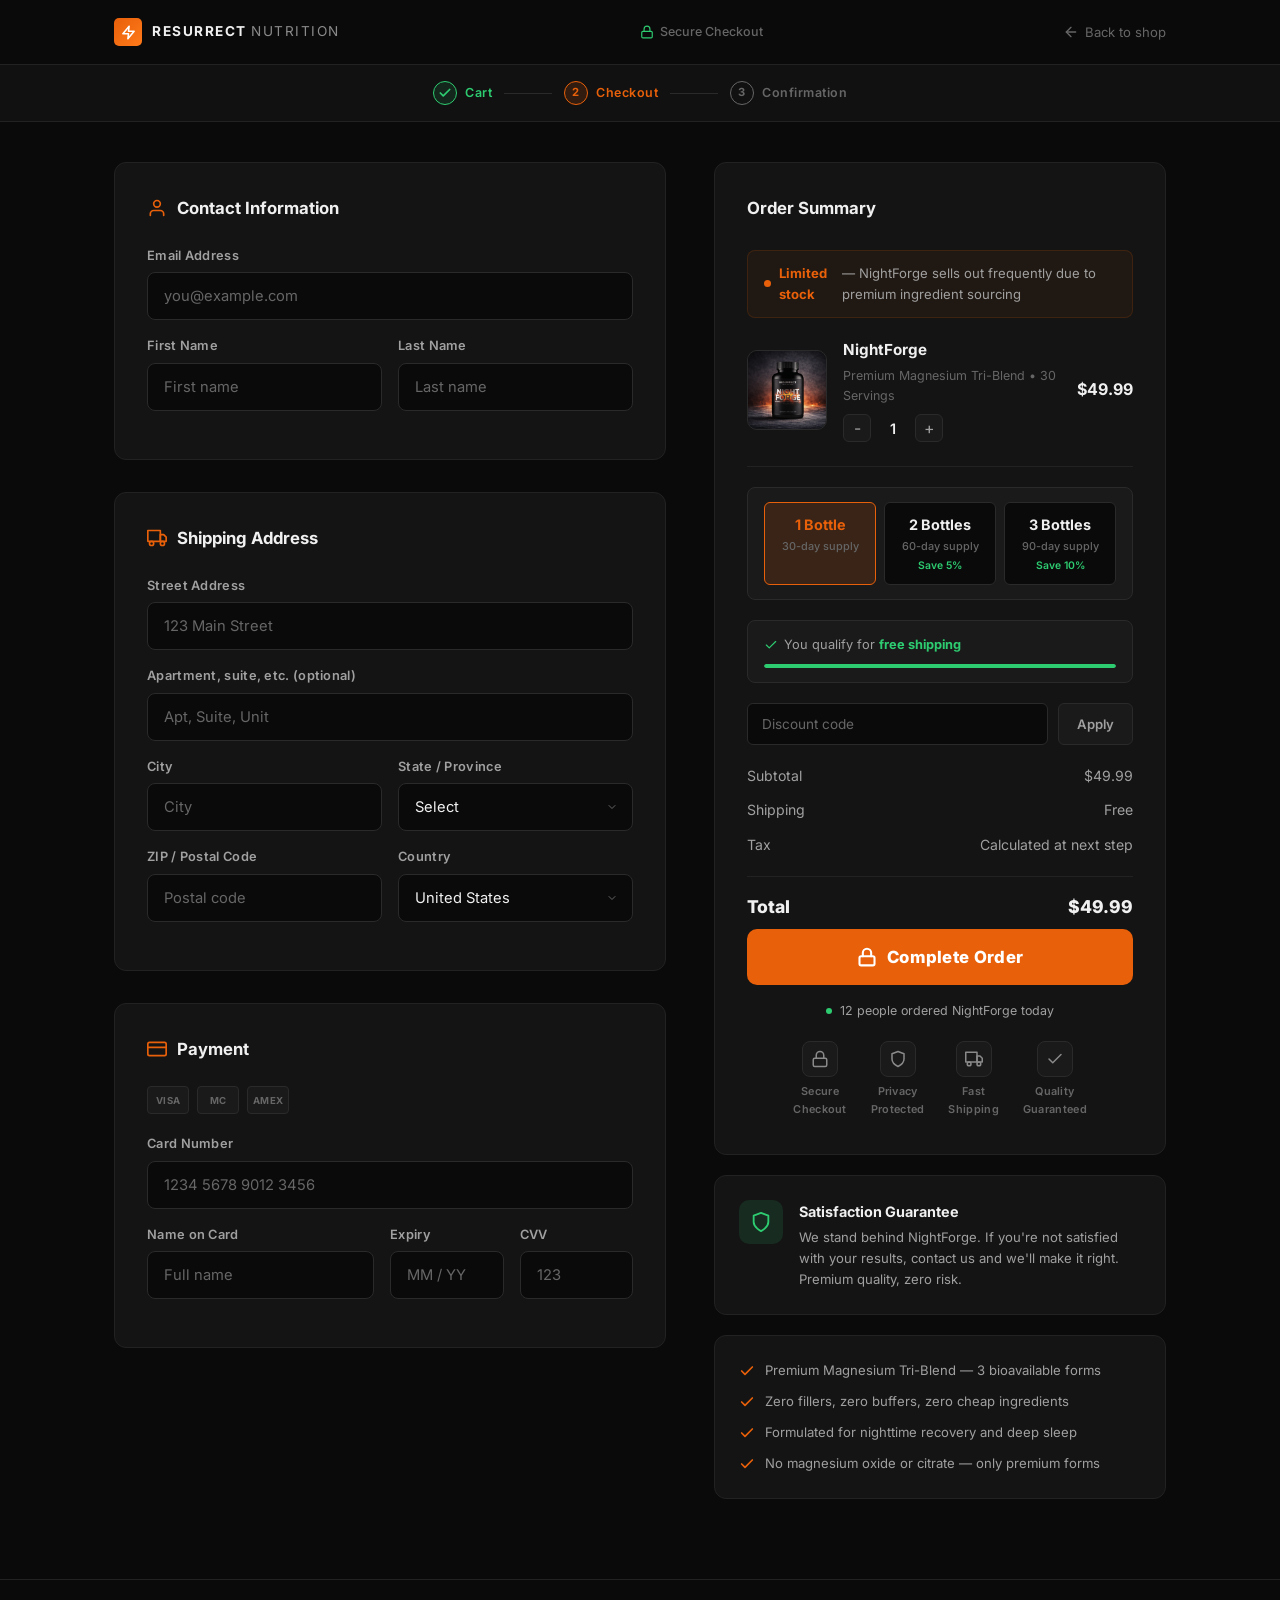
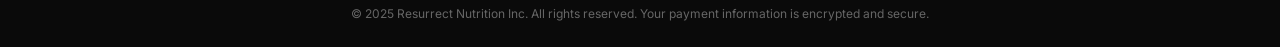
<file: checkout.html>
<!DOCTYPE html>
<html lang="en">
<head>
  <meta charset="UTF-8">
  <meta name="viewport" content="width=device-width, initial-scale=1.0">
  <title>Checkout — NightForge | Resurrect Nutrition</title>
  <meta name="description" content="Complete your NightForge order. Premium Magnesium Tri-Blend for deep recovery, mental clarity, and nighttime restoration.">
  <link rel="preconnect" href="https://fonts.googleapis.com">
  <link rel="preconnect" href="https://fonts.gstatic.com" crossorigin>
  <link href="https://fonts.googleapis.com/css2?family=Inter:wght@300;400;500;600;700;800;900&display=swap" rel="stylesheet">
  <style>
    *, *::before, *::after {
      margin: 0;
      padding: 0;
      box-sizing: border-box;
    }

    :root {
      --bg-primary: #0a0a0a;
      --bg-secondary: #111111;
      --bg-tertiary: #1a1a1a;
      --bg-card: #141414;
      --orange: #e8600a;
      --orange-light: #ff7a1a;
      --orange-glow: rgba(232, 96, 10, 0.15);
      --orange-glow-strong: rgba(232, 96, 10, 0.3);
      --silver: #c0c0c0;
      --silver-light: #d9d9d9;
      --silver-dark: #8a8a8a;
      --text-primary: #f0f0f0;
      --text-secondary: #a0a0a0;
      --text-muted: #666666;
      --border: #222222;
      --border-light: #2a2a2a;
      --green: #2ecc71;
      --green-muted: rgba(46, 204, 113, 0.12);
    }

    html {
      scroll-behavior: smooth;
      font-size: 16px;
    }

    body {
      font-family: 'Inter', -apple-system, BlinkMacSystemFont, sans-serif;
      background-color: var(--bg-primary);
      color: var(--text-primary);
      line-height: 1.6;
      -webkit-font-smoothing: antialiased;
      min-height: 100vh;
    }

    a {
      text-decoration: none;
      color: inherit;
    }

    img {
      max-width: 100%;
      display: block;
    }

    /* ===== NAV ===== */
    .checkout-nav {
      border-bottom: 1px solid var(--border);
      background: var(--bg-primary);
    }

    .checkout-nav-inner {
      max-width: 1100px;
      margin: 0 auto;
      padding: 0 24px;
      height: 64px;
      display: flex;
      align-items: center;
      justify-content: space-between;
    }

    .checkout-nav-brand {
      display: flex;
      align-items: center;
      gap: 10px;
    }

    .checkout-nav-icon {
      width: 28px;
      height: 28px;
      background: linear-gradient(135deg, var(--orange), var(--orange-light));
      border-radius: 5px;
      display: flex;
      align-items: center;
      justify-content: center;
    }

    .checkout-nav-icon svg {
      width: 15px;
      height: 15px;
    }

    .checkout-nav-name {
      font-size: 0.85rem;
      font-weight: 700;
      letter-spacing: 1.5px;
      text-transform: uppercase;
    }

    .checkout-nav-name span {
      color: var(--silver-dark);
      font-weight: 400;
    }

    .checkout-nav-secure {
      display: flex;
      align-items: center;
      gap: 6px;
      font-size: 0.78rem;
      color: var(--text-muted);
      font-weight: 500;
    }

    .checkout-nav-secure svg {
      width: 14px;
      height: 14px;
      color: var(--green);
    }

    .checkout-nav-back {
      font-size: 0.82rem;
      color: var(--text-muted);
      display: flex;
      align-items: center;
      gap: 6px;
      transition: color 0.2s;
    }

    .checkout-nav-back:hover {
      color: var(--text-secondary);
    }

    .checkout-nav-back svg {
      width: 16px;
      height: 16px;
    }

    /* ===== PROGRESS BAR ===== */
    .progress-bar {
      background: var(--bg-secondary);
      border-bottom: 1px solid var(--border);
      padding: 16px 0;
    }

    .progress-bar-inner {
      max-width: 1100px;
      margin: 0 auto;
      padding: 0 24px;
      display: flex;
      align-items: center;
      justify-content: center;
      gap: 12px;
    }

    .progress-step {
      display: flex;
      align-items: center;
      gap: 8px;
      font-size: 0.78rem;
      font-weight: 600;
      color: var(--text-muted);
      letter-spacing: 0.5px;
    }

    .progress-step.active {
      color: var(--orange);
    }

    .progress-step.done {
      color: var(--green);
    }

    .progress-step-num {
      width: 24px;
      height: 24px;
      border-radius: 50%;
      border: 1.5px solid var(--text-muted);
      display: flex;
      align-items: center;
      justify-content: center;
      font-size: 0.7rem;
      font-weight: 700;
    }

    .progress-step.active .progress-step-num {
      border-color: var(--orange);
      background: var(--orange-glow);
    }

    .progress-step.done .progress-step-num {
      border-color: var(--green);
      background: var(--green-muted);
    }

    .progress-connector {
      width: 48px;
      height: 1px;
      background: var(--border-light);
    }

    /* ===== MAIN LAYOUT ===== */
    .checkout-main {
      max-width: 1100px;
      margin: 0 auto;
      padding: 40px 24px 80px;
      display: grid;
      grid-template-columns: 1.1fr 0.9fr;
      gap: 48px;
      align-items: start;
    }

    /* ===== LEFT COLUMN — FORM ===== */
    .checkout-form-col {
      display: flex;
      flex-direction: column;
      gap: 32px;
    }

    .form-section {
      background: var(--bg-card);
      border: 1px solid var(--border);
      border-radius: 12px;
      padding: 32px;
    }

    .form-section-title {
      font-size: 1.05rem;
      font-weight: 700;
      margin-bottom: 24px;
      display: flex;
      align-items: center;
      gap: 10px;
    }

    .form-section-title svg {
      width: 20px;
      height: 20px;
      color: var(--orange);
    }

    .form-row {
      display: grid;
      grid-template-columns: 1fr 1fr;
      gap: 16px;
      margin-bottom: 16px;
    }

    .form-row.full {
      grid-template-columns: 1fr;
    }

    .form-group {
      display: flex;
      flex-direction: column;
      gap: 6px;
    }

    .form-group label {
      font-size: 0.8rem;
      font-weight: 600;
      color: var(--text-secondary);
      letter-spacing: 0.3px;
    }

    .form-group input,
    .form-group select {
      background: var(--bg-primary);
      border: 1px solid var(--border-light);
      border-radius: 8px;
      padding: 14px 16px;
      font-size: 0.92rem;
      color: var(--text-primary);
      font-family: inherit;
      outline: none;
      transition: border-color 0.2s;
      width: 100%;
      appearance: none;
    }

    .form-group select {
      background-image: url("data:image/svg+xml,%3Csvg xmlns='http://www.w3.org/2000/svg' width='12' height='12' viewBox='0 0 24 24' fill='none' stroke='%23666' stroke-width='2' stroke-linecap='round' stroke-linejoin='round'%3E%3Cpolyline points='6 9 12 15 18 9'/%3E%3C/svg%3E");
      background-repeat: no-repeat;
      background-position: right 14px center;
      padding-right: 40px;
    }

    .form-group input:focus,
    .form-group select:focus {
      border-color: var(--orange);
    }

    .form-group input::placeholder {
      color: var(--text-muted);
    }

    .card-row {
      display: grid;
      grid-template-columns: 1fr 0.5fr 0.5fr;
      gap: 16px;
      margin-bottom: 16px;
    }

    .card-icons {
      display: flex;
      gap: 8px;
      margin-bottom: 20px;
    }

    .card-icon-img {
      width: 42px;
      height: 28px;
      background: var(--bg-tertiary);
      border: 1px solid var(--border-light);
      border-radius: 4px;
      display: flex;
      align-items: center;
      justify-content: center;
      font-size: 0.6rem;
      font-weight: 700;
      color: var(--text-muted);
      letter-spacing: 0.5px;
    }

    /* ===== RIGHT COLUMN — ORDER SUMMARY ===== */
    .order-col {
      position: sticky;
      top: 24px;
      display: flex;
      flex-direction: column;
      gap: 20px;
    }

    .order-summary {
      background: var(--bg-card);
      border: 1px solid var(--border);
      border-radius: 12px;
      padding: 32px;
    }

    .order-summary-title {
      font-size: 1.05rem;
      font-weight: 700;
      margin-bottom: 28px;
    }

    /* Product in cart */
    .order-product {
      display: flex;
      gap: 16px;
      align-items: center;
      padding-bottom: 24px;
      border-bottom: 1px solid var(--border);
      margin-bottom: 20px;
    }

    .order-product-img {
      width: 80px;
      height: 80px;
      border-radius: 10px;
      background: var(--bg-tertiary);
      border: 1px solid var(--border-light);
      overflow: hidden;
      flex-shrink: 0;
    }

    .order-product-img img {
      width: 100%;
      height: 100%;
      object-fit: cover;
    }

    .order-product-details {
      flex: 1;
    }

    .order-product-name {
      font-size: 0.95rem;
      font-weight: 700;
      margin-bottom: 4px;
    }

    .order-product-variant {
      font-size: 0.78rem;
      color: var(--text-muted);
      margin-bottom: 8px;
    }

    .order-product-qty {
      display: flex;
      align-items: center;
      gap: 12px;
    }

    .qty-btn {
      width: 28px;
      height: 28px;
      border-radius: 6px;
      background: var(--bg-tertiary);
      border: 1px solid var(--border-light);
      color: var(--text-secondary);
      font-size: 1rem;
      cursor: pointer;
      display: flex;
      align-items: center;
      justify-content: center;
      font-family: inherit;
      transition: border-color 0.2s;
    }

    .qty-btn:hover {
      border-color: var(--text-muted);
    }

    .qty-value {
      font-size: 0.9rem;
      font-weight: 600;
      min-width: 20px;
      text-align: center;
    }

    .order-product-price {
      font-size: 1rem;
      font-weight: 700;
      text-align: right;
      white-space: nowrap;
    }

    /* Quantity discount */
    .qty-discount-bar {
      background: var(--bg-tertiary);
      border: 1px solid var(--border-light);
      border-radius: 8px;
      padding: 14px 16px;
      margin-bottom: 20px;
    }

    .qty-discount-options {
      display: flex;
      gap: 8px;
    }

    .qty-option {
      flex: 1;
      background: var(--bg-primary);
      border: 1.5px solid var(--border-light);
      border-radius: 6px;
      padding: 10px 8px;
      text-align: center;
      cursor: pointer;
      transition: all 0.2s;
    }

    .qty-option:hover {
      border-color: var(--text-muted);
    }

    .qty-option.selected {
      border-color: var(--orange);
      background: var(--orange-glow);
    }

    .qty-option-count {
      font-size: 0.9rem;
      font-weight: 700;
      margin-bottom: 2px;
    }

    .qty-option.selected .qty-option-count {
      color: var(--orange);
    }

    .qty-option-label {
      font-size: 0.68rem;
      color: var(--text-muted);
      font-weight: 500;
    }

    .qty-option-save {
      font-size: 0.65rem;
      color: var(--green);
      font-weight: 600;
      margin-top: 2px;
    }

    /* Order lines */
    .order-lines {
      display: flex;
      flex-direction: column;
      gap: 12px;
      margin-bottom: 20px;
    }

    .order-line {
      display: flex;
      justify-content: space-between;
      font-size: 0.88rem;
      color: var(--text-secondary);
    }

    .order-line.savings {
      color: var(--green);
      font-weight: 600;
    }

    .order-line-total {
      display: flex;
      justify-content: space-between;
      font-size: 1.1rem;
      font-weight: 800;
      padding-top: 16px;
      border-top: 1px solid var(--border);
    }

    /* CTA */
    .checkout-cta {
      width: 100%;
      background: var(--orange);
      color: #fff;
      border: none;
      border-radius: 10px;
      padding: 18px 24px;
      font-size: 1.05rem;
      font-weight: 800;
      cursor: pointer;
      font-family: inherit;
      transition: all 0.25s;
      margin-top: 8px;
      letter-spacing: 0.3px;
      display: flex;
      align-items: center;
      justify-content: center;
      gap: 10px;
    }

    .checkout-cta:hover {
      background: var(--orange-light);
      transform: translateY(-1px);
      box-shadow: 0 6px 24px rgba(232, 96, 10, 0.35);
    }

    .checkout-cta svg {
      width: 20px;
      height: 20px;
    }

    /* ===== URGENCY — SUBTLE ===== */

    /* Low stock notice */
    .low-stock {
      display: flex;
      align-items: center;
      gap: 8px;
      background: rgba(232, 96, 10, 0.06);
      border: 1px solid rgba(232, 96, 10, 0.15);
      border-radius: 8px;
      padding: 12px 16px;
      font-size: 0.82rem;
      color: var(--text-secondary);
      margin-bottom: 20px;
    }

    .low-stock-dot {
      width: 7px;
      height: 7px;
      background: var(--orange);
      border-radius: 50%;
      flex-shrink: 0;
      animation: stockPulse 2s infinite;
    }

    @keyframes stockPulse {
      0%, 100% { opacity: 1; }
      50% { opacity: 0.35; }
    }

    .low-stock strong {
      color: var(--orange);
      font-weight: 700;
    }

    /* Recent activity */
    .recent-activity {
      display: flex;
      align-items: center;
      gap: 8px;
      font-size: 0.78rem;
      color: var(--text-muted);
      margin-top: 16px;
      justify-content: center;
    }

    .recent-activity-dot {
      width: 6px;
      height: 6px;
      background: var(--green);
      border-radius: 50%;
      flex-shrink: 0;
    }

    .recent-activity span {
      color: var(--text-secondary);
    }

    /* Trust badges */
    .trust-badges {
      display: flex;
      justify-content: center;
      gap: 24px;
      padding: 20px 0 4px;
    }

    .trust-badge {
      display: flex;
      flex-direction: column;
      align-items: center;
      gap: 6px;
    }

    .trust-badge-icon {
      width: 36px;
      height: 36px;
      background: var(--bg-tertiary);
      border: 1px solid var(--border-light);
      border-radius: 8px;
      display: flex;
      align-items: center;
      justify-content: center;
    }

    .trust-badge-icon svg {
      width: 18px;
      height: 18px;
      color: var(--silver-dark);
    }

    .trust-badge-text {
      font-size: 0.68rem;
      color: var(--text-muted);
      font-weight: 600;
      letter-spacing: 0.3px;
      text-align: center;
    }

    /* Guarantee banner */
    .guarantee-card {
      background: var(--bg-card);
      border: 1px solid var(--border);
      border-radius: 12px;
      padding: 24px;
      display: flex;
      gap: 16px;
      align-items: flex-start;
    }

    .guarantee-icon {
      width: 44px;
      height: 44px;
      background: var(--green-muted);
      border-radius: 10px;
      display: flex;
      align-items: center;
      justify-content: center;
      flex-shrink: 0;
    }

    .guarantee-icon svg {
      width: 22px;
      height: 22px;
      color: var(--green);
    }

    .guarantee-title {
      font-size: 0.9rem;
      font-weight: 700;
      margin-bottom: 4px;
    }

    .guarantee-desc {
      font-size: 0.82rem;
      color: var(--text-secondary);
      line-height: 1.6;
    }

    /* Feature reminders */
    .checkout-features {
      display: flex;
      flex-direction: column;
      gap: 10px;
      background: var(--bg-card);
      border: 1px solid var(--border);
      border-radius: 12px;
      padding: 24px;
    }

    .checkout-feature {
      display: flex;
      align-items: center;
      gap: 10px;
      font-size: 0.82rem;
      color: var(--text-secondary);
    }

    .checkout-feature svg {
      width: 16px;
      height: 16px;
      color: var(--orange);
      flex-shrink: 0;
    }

    /* Free shipping progress */
    .shipping-progress {
      background: var(--bg-tertiary);
      border: 1px solid var(--border-light);
      border-radius: 8px;
      padding: 14px 16px;
      margin-bottom: 20px;
    }

    .shipping-progress-text {
      font-size: 0.8rem;
      color: var(--text-secondary);
      margin-bottom: 8px;
      display: flex;
      align-items: center;
      gap: 6px;
    }

    .shipping-progress-text svg {
      width: 14px;
      height: 14px;
      color: var(--green);
    }

    .shipping-progress-text strong {
      color: var(--green);
      font-weight: 700;
    }

    .shipping-bar {
      height: 4px;
      background: var(--border-light);
      border-radius: 4px;
      overflow: hidden;
    }

    .shipping-bar-fill {
      height: 100%;
      background: var(--green);
      border-radius: 4px;
      width: 100%;
      transition: width 0.6s ease;
    }

    /* Coupon field */
    .coupon-row {
      display: flex;
      gap: 10px;
      margin-bottom: 20px;
    }

    .coupon-row input {
      flex: 1;
      background: var(--bg-primary);
      border: 1px solid var(--border-light);
      border-radius: 6px;
      padding: 12px 14px;
      font-size: 0.85rem;
      color: var(--text-primary);
      font-family: inherit;
      outline: none;
      transition: border-color 0.2s;
    }

    .coupon-row input:focus {
      border-color: var(--orange);
    }

    .coupon-row input::placeholder {
      color: var(--text-muted);
    }

    .coupon-row button {
      background: var(--bg-tertiary);
      border: 1px solid var(--border-light);
      border-radius: 6px;
      padding: 12px 18px;
      font-size: 0.82rem;
      font-weight: 600;
      color: var(--text-secondary);
      cursor: pointer;
      font-family: inherit;
      transition: all 0.2s;
      white-space: nowrap;
    }

    .coupon-row button:hover {
      border-color: var(--text-muted);
      color: var(--text-primary);
    }

    /* ===== FOOTER ===== */
    .checkout-footer {
      border-top: 1px solid var(--border);
      padding: 24px 0;
      text-align: center;
    }

    .checkout-footer p {
      font-size: 0.75rem;
      color: var(--text-muted);
      max-width: 1100px;
      margin: 0 auto;
      padding: 0 24px;
    }

    /* ===== RESPONSIVE ===== */
    @media (max-width: 900px) {
      .checkout-main {
        grid-template-columns: 1fr;
        gap: 32px;
      }

      .order-col {
        position: static;
        order: -1;
      }

      .card-row {
        grid-template-columns: 1fr;
      }

      .form-row {
        grid-template-columns: 1fr;
      }
    }

    @media (max-width: 500px) {
      .qty-discount-options {
        flex-direction: column;
      }

      .trust-badges {
        gap: 16px;
      }

      .checkout-nav-secure {
        display: none;
      }
    }
  </style>
</head>
<body>

  <!-- NAV -->
  <nav class="checkout-nav">
    <div class="checkout-nav-inner">
      <a href="index.html" class="checkout-nav-brand">
        <div class="checkout-nav-icon">
          <svg viewBox="0 0 24 24" fill="none" stroke="white" stroke-width="2.5" stroke-linecap="round" stroke-linejoin="round"><path d="M13 2L3 14h9l-1 8 10-12h-9l1-8z"/></svg>
        </div>
        <div class="checkout-nav-name">Resurrect <span>Nutrition</span></div>
      </a>
      <div class="checkout-nav-secure">
        <svg viewBox="0 0 24 24" fill="none" stroke="currentColor" stroke-width="2" stroke-linecap="round" stroke-linejoin="round"><rect x="3" y="11" width="18" height="11" rx="2" ry="2"/><path d="M7 11V7a5 5 0 0 1 10 0v4"/></svg>
        Secure Checkout
      </div>
      <a href="index.html" class="checkout-nav-back">
        <svg viewBox="0 0 24 24" fill="none" stroke="currentColor" stroke-width="2" stroke-linecap="round" stroke-linejoin="round"><line x1="19" y1="12" x2="5" y2="12"/><polyline points="12 19 5 12 12 5"/></svg>
        Back to shop
      </a>
    </div>
  </nav>

  <!-- PROGRESS -->
  <div class="progress-bar">
    <div class="progress-bar-inner">
      <div class="progress-step done">
        <div class="progress-step-num">
          <svg viewBox="0 0 24 24" fill="none" stroke="currentColor" stroke-width="3" stroke-linecap="round" stroke-linejoin="round" style="width:14px;height:14px"><polyline points="20 6 9 17 4 12"/></svg>
        </div>
        Cart
      </div>
      <div class="progress-connector"></div>
      <div class="progress-step active">
        <div class="progress-step-num">2</div>
        Checkout
      </div>
      <div class="progress-connector"></div>
      <div class="progress-step">
        <div class="progress-step-num">3</div>
        Confirmation
      </div>
    </div>
  </div>

  <!-- MAIN -->
  <main class="checkout-main">

    <!-- LEFT — FORM -->
    <div class="checkout-form-col">

      <!-- Contact -->
      <div class="form-section">
        <div class="form-section-title">
          <svg viewBox="0 0 24 24" fill="none" stroke="currentColor" stroke-width="2" stroke-linecap="round" stroke-linejoin="round"><path d="M20 21v-2a4 4 0 0 0-4-4H8a4 4 0 0 0-4 4v2"/><circle cx="12" cy="7" r="4"/></svg>
          Contact Information
        </div>
        <div class="form-row full">
          <div class="form-group">
            <label for="email">Email Address</label>
            <input type="email" id="email" placeholder="you@example.com">
          </div>
        </div>
        <div class="form-row">
          <div class="form-group">
            <label for="fname">First Name</label>
            <input type="text" id="fname" placeholder="First name">
          </div>
          <div class="form-group">
            <label for="lname">Last Name</label>
            <input type="text" id="lname" placeholder="Last name">
          </div>
        </div>
      </div>

      <!-- Shipping -->
      <div class="form-section">
        <div class="form-section-title">
          <svg viewBox="0 0 24 24" fill="none" stroke="currentColor" stroke-width="2" stroke-linecap="round" stroke-linejoin="round"><rect x="1" y="3" width="15" height="13"/><polygon points="16 8 20 8 23 11 23 16 16 16 16 8"/><circle cx="5.5" cy="18.5" r="2.5"/><circle cx="18.5" cy="18.5" r="2.5"/></svg>
          Shipping Address
        </div>
        <div class="form-row full">
          <div class="form-group">
            <label for="address">Street Address</label>
            <input type="text" id="address" placeholder="123 Main Street">
          </div>
        </div>
        <div class="form-row full">
          <div class="form-group">
            <label for="address2">Apartment, suite, etc. (optional)</label>
            <input type="text" id="address2" placeholder="Apt, Suite, Unit">
          </div>
        </div>
        <div class="form-row">
          <div class="form-group">
            <label for="city">City</label>
            <input type="text" id="city" placeholder="City">
          </div>
          <div class="form-group">
            <label for="state">State / Province</label>
            <select id="state">
              <option value="" disabled selected>Select</option>
              <option>Alabama</option>
              <option>Alaska</option>
              <option>Arizona</option>
              <option>California</option>
              <option>Colorado</option>
              <option>Florida</option>
              <option>New York</option>
              <option>Texas</option>
              <option>Washington</option>
            </select>
          </div>
        </div>
        <div class="form-row">
          <div class="form-group">
            <label for="zip">ZIP / Postal Code</label>
            <input type="text" id="zip" placeholder="Postal code">
          </div>
          <div class="form-group">
            <label for="country">Country</label>
            <select id="country">
              <option>United States</option>
              <option>Canada</option>
            </select>
          </div>
        </div>
      </div>

      <!-- Payment -->
      <div class="form-section">
        <div class="form-section-title">
          <svg viewBox="0 0 24 24" fill="none" stroke="currentColor" stroke-width="2" stroke-linecap="round" stroke-linejoin="round"><rect x="1" y="4" width="22" height="16" rx="2" ry="2"/><line x1="1" y1="10" x2="23" y2="10"/></svg>
          Payment
        </div>
        <div class="card-icons">
          <div class="card-icon-img">VISA</div>
          <div class="card-icon-img">MC</div>
          <div class="card-icon-img">AMEX</div>
        </div>
        <div class="form-row full">
          <div class="form-group">
            <label for="cardnum">Card Number</label>
            <input type="text" id="cardnum" placeholder="1234 5678 9012 3456">
          </div>
        </div>
        <div class="card-row">
          <div class="form-group">
            <label for="cardname">Name on Card</label>
            <input type="text" id="cardname" placeholder="Full name">
          </div>
          <div class="form-group">
            <label for="expiry">Expiry</label>
            <input type="text" id="expiry" placeholder="MM / YY">
          </div>
          <div class="form-group">
            <label for="cvv">CVV</label>
            <input type="text" id="cvv" placeholder="123">
          </div>
        </div>
      </div>

    </div>

    <!-- RIGHT — ORDER SUMMARY -->
    <div class="order-col">

      <!-- Order Summary -->
      <div class="order-summary">
        <div class="order-summary-title">Order Summary</div>

        <!-- Low stock indicator -->
        <div class="low-stock">
          <span class="low-stock-dot"></span>
          <strong>Limited stock</strong> &mdash; NightForge sells out frequently due to premium ingredient sourcing
        </div>

        <!-- Product -->
        <div class="order-product">
          <div class="order-product-img">
            <img src="hero.png" alt="NightForge">
          </div>
          <div class="order-product-details">
            <div class="order-product-name">NightForge</div>
            <div class="order-product-variant">Premium Magnesium Tri-Blend &bull; 30 Servings</div>
            <div class="order-product-qty">
              <button class="qty-btn" onclick="updateQty(-1)">-</button>
              <span class="qty-value" id="qtyDisplay">1</span>
              <button class="qty-btn" onclick="updateQty(1)">+</button>
            </div>
          </div>
          <div class="order-product-price" id="itemPrice">$49.99</div>
        </div>

        <!-- Multi-bottle discount options -->
        <div class="qty-discount-bar">
          <div class="qty-discount-options">
            <div class="qty-option selected" onclick="selectQty(1, this)">
              <div class="qty-option-count">1 Bottle</div>
              <div class="qty-option-label">30-day supply</div>
            </div>
            <div class="qty-option" onclick="selectQty(2, this)">
              <div class="qty-option-count">2 Bottles</div>
              <div class="qty-option-label">60-day supply</div>
              <div class="qty-option-save">Save 5%</div>
            </div>
            <div class="qty-option" onclick="selectQty(3, this)">
              <div class="qty-option-count">3 Bottles</div>
              <div class="qty-option-label">90-day supply</div>
              <div class="qty-option-save">Save 10%</div>
            </div>
          </div>
        </div>

        <!-- Free shipping progress -->
        <div class="shipping-progress" id="shippingProgress">
          <div class="shipping-progress-text">
            <svg viewBox="0 0 24 24" fill="none" stroke="currentColor" stroke-width="2" stroke-linecap="round" stroke-linejoin="round"><polyline points="20 6 9 17 4 12"/></svg>
            <span id="shippingText">You qualify for <strong>free shipping</strong></span>
          </div>
          <div class="shipping-bar">
            <div class="shipping-bar-fill" id="shippingFill" style="width:100%"></div>
          </div>
        </div>

        <!-- Coupon -->
        <div class="coupon-row">
          <input type="text" placeholder="Discount code">
          <button>Apply</button>
        </div>

        <!-- Order lines -->
        <div class="order-lines">
          <div class="order-line">
            <span>Subtotal</span>
            <span id="subtotal">$49.99</span>
          </div>
          <div class="order-line savings" id="savingsRow" style="display:none">
            <span>Multi-bottle savings</span>
            <span id="savingsAmount">-$0.00</span>
          </div>
          <div class="order-line">
            <span>Shipping</span>
            <span id="shippingCost">Free</span>
          </div>
          <div class="order-line">
            <span>Tax</span>
            <span>Calculated at next step</span>
          </div>
        </div>
        <div class="order-line-total">
          <span>Total</span>
          <span id="totalPrice">$49.99</span>
        </div>

        <!-- CTA -->
        <button class="checkout-cta" type="button">
          <svg viewBox="0 0 24 24" fill="none" stroke="currentColor" stroke-width="2.5" stroke-linecap="round" stroke-linejoin="round"><rect x="3" y="11" width="18" height="11" rx="2" ry="2"/><path d="M7 11V7a5 5 0 0 1 10 0v4"/></svg>
          Complete Order
        </button>

        <!-- Recent activity -->
        <div class="recent-activity" id="recentActivity">
          <span class="recent-activity-dot"></span>
          <span id="activityText">12 people ordered NightForge today</span>
        </div>

        <!-- Trust badges -->
        <div class="trust-badges">
          <div class="trust-badge">
            <div class="trust-badge-icon">
              <svg viewBox="0 0 24 24" fill="none" stroke="currentColor" stroke-width="2" stroke-linecap="round" stroke-linejoin="round"><rect x="3" y="11" width="18" height="11" rx="2" ry="2"/><path d="M7 11V7a5 5 0 0 1 10 0v4"/></svg>
            </div>
            <span class="trust-badge-text">Secure<br>Checkout</span>
          </div>
          <div class="trust-badge">
            <div class="trust-badge-icon">
              <svg viewBox="0 0 24 24" fill="none" stroke="currentColor" stroke-width="2" stroke-linecap="round" stroke-linejoin="round"><path d="M12 22s8-4 8-10V5l-8-3-8 3v7c0 6 8 10 8 10z"/></svg>
            </div>
            <span class="trust-badge-text">Privacy<br>Protected</span>
          </div>
          <div class="trust-badge">
            <div class="trust-badge-icon">
              <svg viewBox="0 0 24 24" fill="none" stroke="currentColor" stroke-width="2" stroke-linecap="round" stroke-linejoin="round"><rect x="1" y="3" width="15" height="13"/><polygon points="16 8 20 8 23 11 23 16 16 16 16 8"/><circle cx="5.5" cy="18.5" r="2.5"/><circle cx="18.5" cy="18.5" r="2.5"/></svg>
            </div>
            <span class="trust-badge-text">Fast<br>Shipping</span>
          </div>
          <div class="trust-badge">
            <div class="trust-badge-icon">
              <svg viewBox="0 0 24 24" fill="none" stroke="currentColor" stroke-width="2" stroke-linecap="round" stroke-linejoin="round"><polyline points="20 6 9 17 4 12"/></svg>
            </div>
            <span class="trust-badge-text">Quality<br>Guaranteed</span>
          </div>
        </div>
      </div>

      <!-- Guarantee -->
      <div class="guarantee-card">
        <div class="guarantee-icon">
          <svg viewBox="0 0 24 24" fill="none" stroke="currentColor" stroke-width="2" stroke-linecap="round" stroke-linejoin="round"><path d="M12 22s8-4 8-10V5l-8-3-8 3v7c0 6 8 10 8 10z"/></svg>
        </div>
        <div>
          <div class="guarantee-title">Satisfaction Guarantee</div>
          <div class="guarantee-desc">We stand behind NightForge. If you're not satisfied with your results, contact us and we'll make it right. Premium quality, zero risk.</div>
        </div>
      </div>

      <!-- Feature reminders -->
      <div class="checkout-features">
        <div class="checkout-feature">
          <svg viewBox="0 0 24 24" fill="none" stroke="currentColor" stroke-width="2.5" stroke-linecap="round" stroke-linejoin="round"><polyline points="20 6 9 17 4 12"/></svg>
          Premium Magnesium Tri-Blend — 3 bioavailable forms
        </div>
        <div class="checkout-feature">
          <svg viewBox="0 0 24 24" fill="none" stroke="currentColor" stroke-width="2.5" stroke-linecap="round" stroke-linejoin="round"><polyline points="20 6 9 17 4 12"/></svg>
          Zero fillers, zero buffers, zero cheap ingredients
        </div>
        <div class="checkout-feature">
          <svg viewBox="0 0 24 24" fill="none" stroke="currentColor" stroke-width="2.5" stroke-linecap="round" stroke-linejoin="round"><polyline points="20 6 9 17 4 12"/></svg>
          Formulated for nighttime recovery and deep sleep
        </div>
        <div class="checkout-feature">
          <svg viewBox="0 0 24 24" fill="none" stroke="currentColor" stroke-width="2.5" stroke-linecap="round" stroke-linejoin="round"><polyline points="20 6 9 17 4 12"/></svg>
          No magnesium oxide or citrate — only premium forms
        </div>
      </div>

    </div>

  </main>

  <!-- FOOTER -->
  <footer class="checkout-footer">
    <p>&copy; 2025 Resurrect Nutrition Inc. All rights reserved. Your payment information is encrypted and secure.</p>
  </footer>

  <script>
    const UNIT_PRICE = 49.99;
    const DISCOUNTS = { 1: 0, 2: 0.05, 3: 0.10 };
    let currentQty = 1;

    function selectQty(qty, el) {
      currentQty = qty;
      document.querySelectorAll('.qty-option').forEach(o => o.classList.remove('selected'));
      el.classList.add('selected');
      document.getElementById('qtyDisplay').textContent = qty;
      recalc();
    }

    function updateQty(delta) {
      let newQty = currentQty + delta;
      if (newQty < 1) newQty = 1;
      if (newQty > 5) newQty = 5;
      currentQty = newQty;

      document.getElementById('qtyDisplay').textContent = newQty;

      // Sync highlight
      document.querySelectorAll('.qty-option').forEach(o => o.classList.remove('selected'));
      if (newQty <= 3) {
        document.querySelectorAll('.qty-option')[newQty - 1].classList.add('selected');
      }

      recalc();
    }

    function recalc() {
      const discount = DISCOUNTS[currentQty] || (currentQty >= 3 ? 0.10 : 0);
      const subtotal = UNIT_PRICE * currentQty;
      const savings = subtotal * discount;
      const total = subtotal - savings;

      document.getElementById('itemPrice').textContent = '$' + subtotal.toFixed(2);
      document.getElementById('subtotal').textContent = '$' + subtotal.toFixed(2);
      document.getElementById('totalPrice').textContent = '$' + total.toFixed(2);

      const savingsRow = document.getElementById('savingsRow');
      if (savings > 0) {
        savingsRow.style.display = 'flex';
        document.getElementById('savingsAmount').textContent = '-$' + savings.toFixed(2);
      } else {
        savingsRow.style.display = 'none';
      }

      // Shipping
      const shippingFill = document.getElementById('shippingFill');
      const shippingText = document.getElementById('shippingText');
      const FREE_THRESHOLD = 50;
      if (total >= FREE_THRESHOLD) {
        shippingFill.style.width = '100%';
        shippingText.innerHTML = 'You qualify for <strong>free shipping</strong>';
        document.getElementById('shippingCost').textContent = 'Free';
      } else {
        const remaining = (FREE_THRESHOLD - total).toFixed(2);
        const pct = Math.min((total / FREE_THRESHOLD) * 100, 100);
        shippingFill.style.width = pct + '%';
        shippingText.innerHTML = 'Add <strong>$' + remaining + '</strong> more for free shipping';
        document.getElementById('shippingCost').textContent = '$4.99';
      }
    }

    // Rotate recent activity messages
    const activityMessages = [
      '12 people ordered NightForge today',
      'A customer in Texas just ordered 2 bottles',
      '23 people are viewing NightForge right now',
      'A customer in California just placed an order',
      'NightForge is trending this week',
    ];
    let activityIdx = 0;

    function rotateActivity() {
      const el = document.getElementById('activityText');
      el.style.opacity = '0';
      setTimeout(() => {
        activityIdx = (activityIdx + 1) % activityMessages.length;
        el.textContent = activityMessages[activityIdx];
        el.style.opacity = '1';
      }, 300);
    }

    document.getElementById('activityText').style.transition = 'opacity 0.3s';
    setInterval(rotateActivity, 5000);
  </script>

</body>
</html>
</file>
